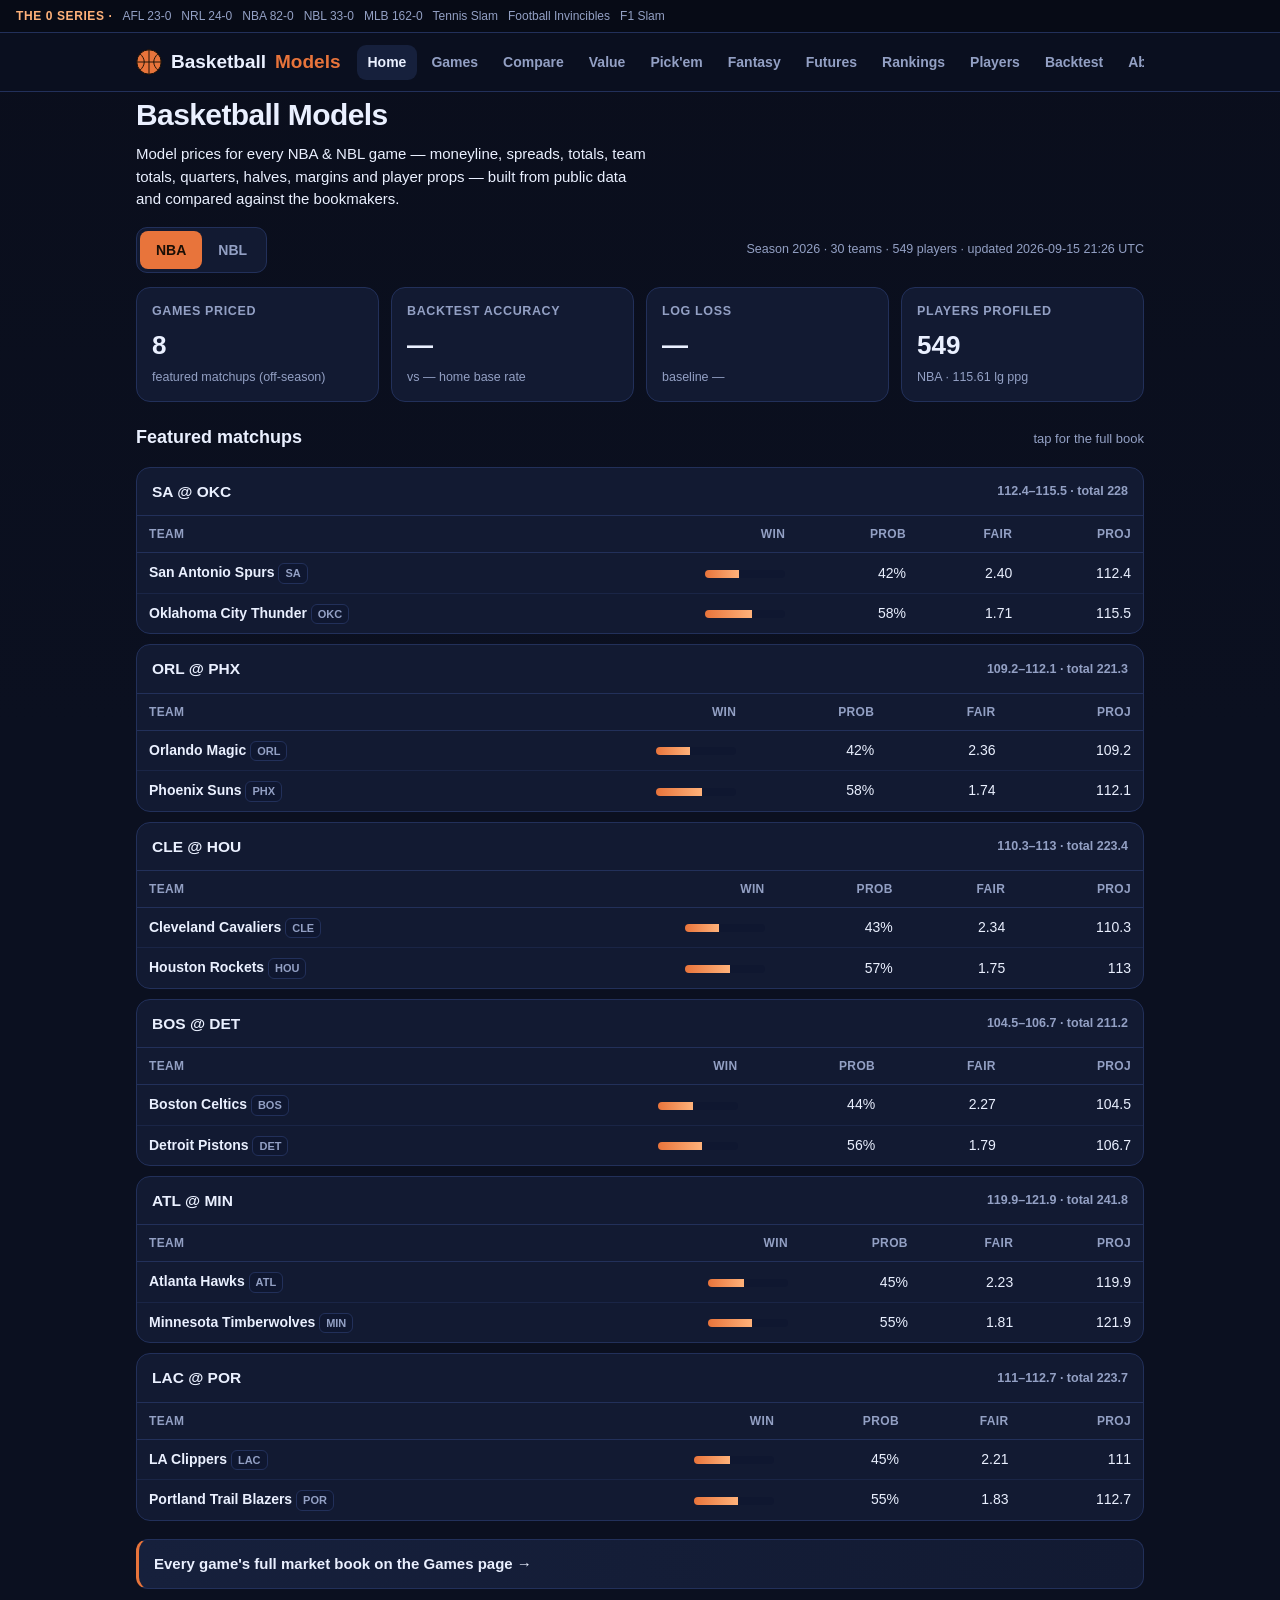
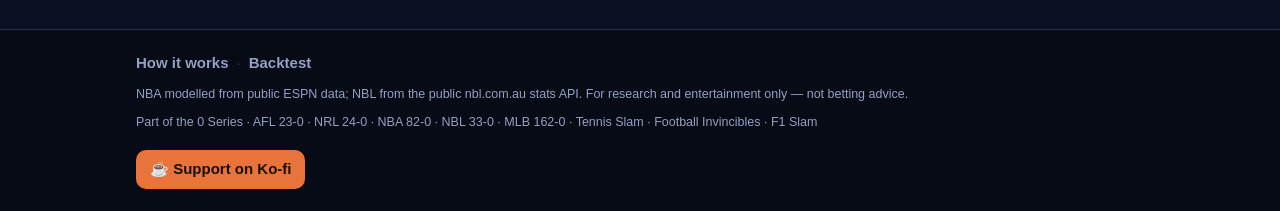
<file: docs/index.html>
<!doctype html>
<html lang="en">
<head>
<meta charset="utf-8" />
<meta name="viewport" content="width=device-width, initial-scale=1, viewport-fit=cover" />
<meta name="theme-color" content="#0b1020" />
<link rel="icon" href="assets/ball.svg" type="image/svg+xml" />
<title>Basketball Models · NBA & NBL predictions</title>
<link rel="stylesheet" href="assets/style.css" />
</head>
<body data-page="home">
<div id="app-header"></div>
<main class="wrap">
  <div class="hero"><h1>Basketball Models</h1><p>Model prices for every NBA &amp; NBL game — moneyline, spreads, totals, team totals, quarters, halves, margins and player props — built from public data and compared against the bookmakers.</p></div>
  <div id="content"><p class="loading">Loading…</p></div>
</main>
<div id="app-footer"></div>
<script type="module" src="assets/app.js"></script>
</body>
</html>
</file>
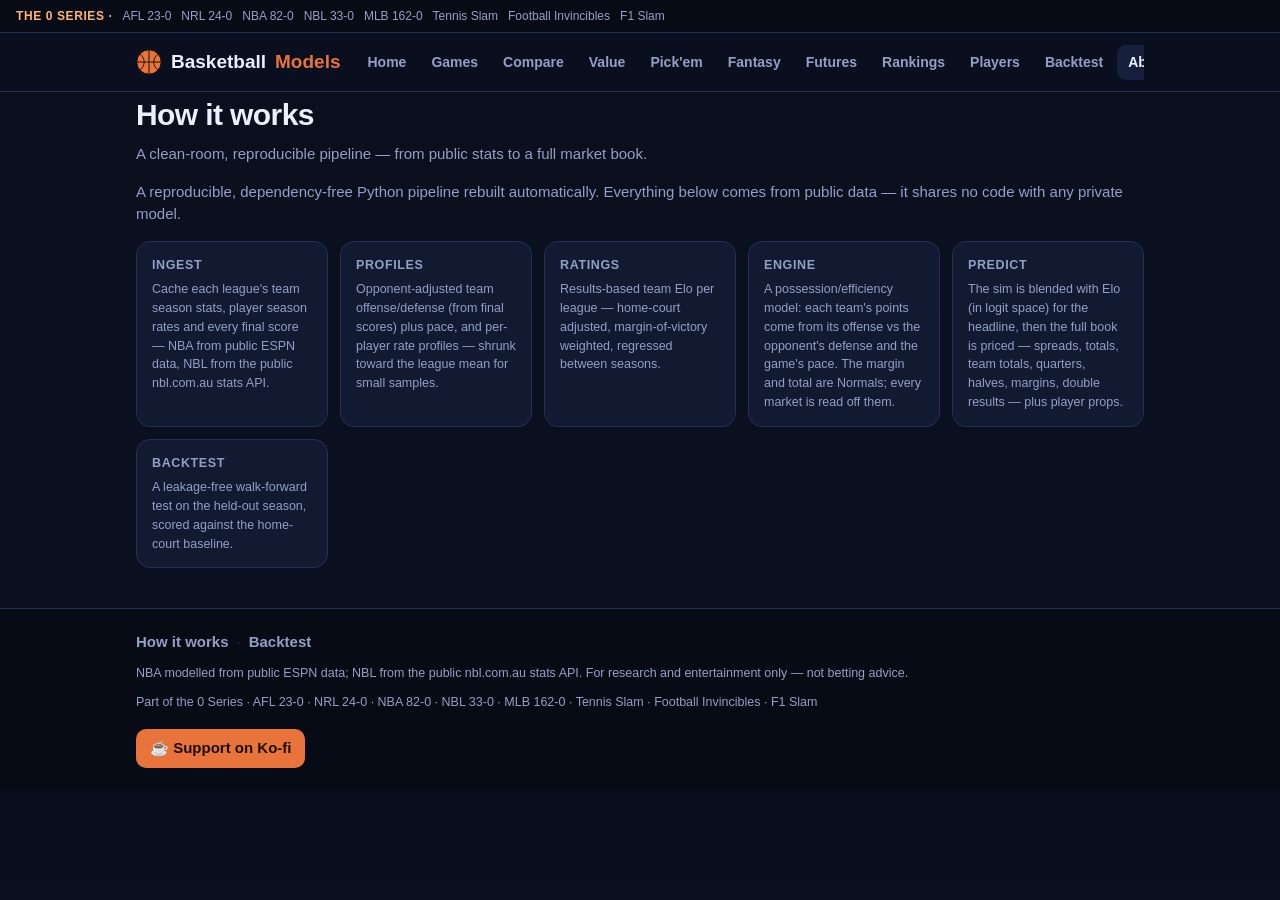
<file: docs/about.html>
<!doctype html>
<html lang="en">
<head>
<meta charset="utf-8" />
<meta name="viewport" content="width=device-width, initial-scale=1, viewport-fit=cover" />
<meta name="theme-color" content="#0b1020" />
<link rel="icon" href="assets/ball.svg" type="image/svg+xml" />
<title>About · Basketball Models</title>
<link rel="stylesheet" href="assets/style.css" />
</head>
<body data-page="about">
<div id="app-header"></div>
<main class="wrap">
  <div class="hero"><h1>How it works</h1><p class="muted">A clean-room, reproducible pipeline — from public stats to a full market book.</p></div>
  <div id="content"><p class="loading">Loading…</p></div>
</main>
<div id="app-footer"></div>
<script type="module" src="assets/app.js"></script>
</body>
</html>
</file>
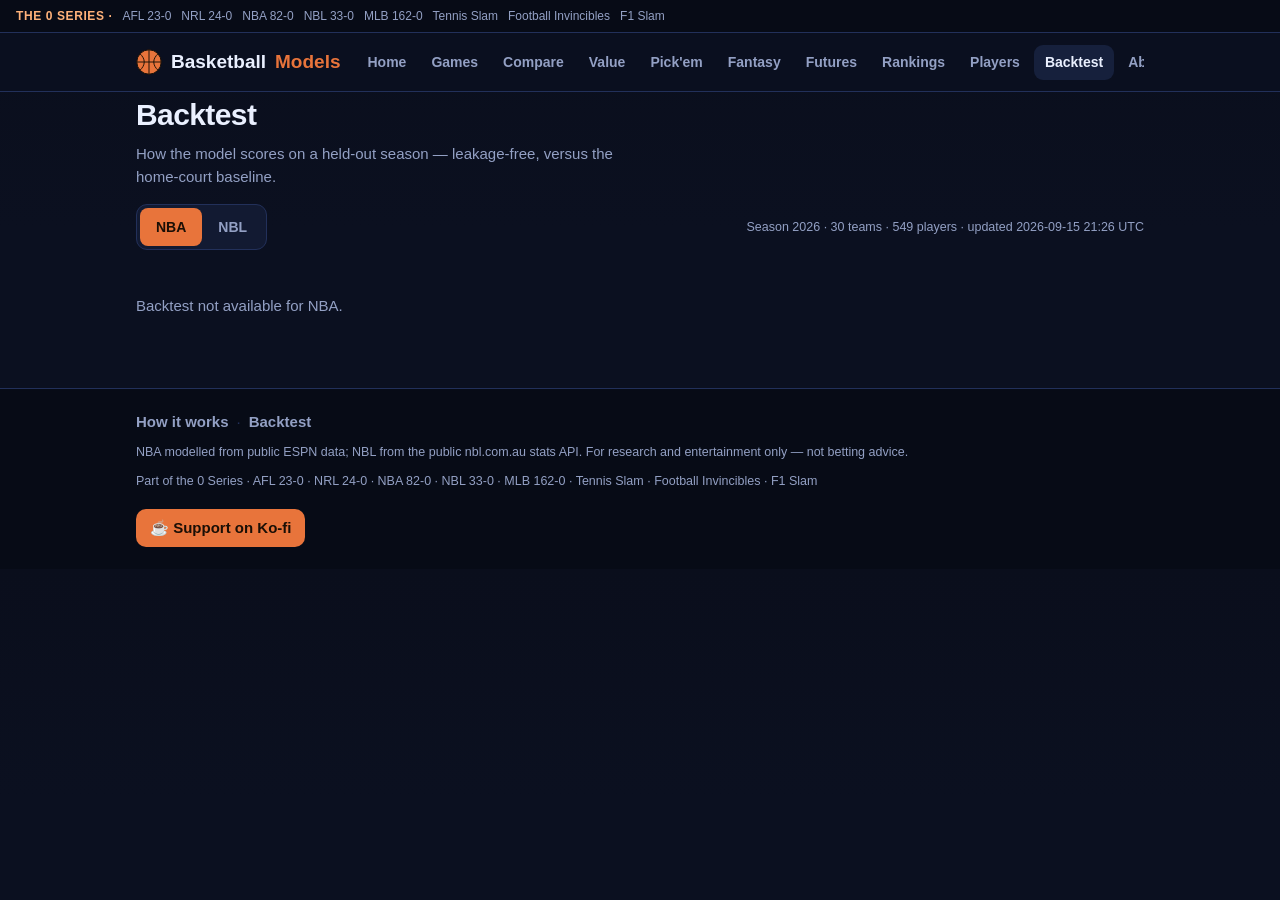
<file: docs/backtest.html>
<!doctype html>
<html lang="en">
<head>
<meta charset="utf-8" />
<meta name="viewport" content="width=device-width, initial-scale=1, viewport-fit=cover" />
<meta name="theme-color" content="#0b1020" />
<link rel="icon" href="assets/ball.svg" type="image/svg+xml" />
<title>Backtest · Basketball Models</title>
<link rel="stylesheet" href="assets/style.css" />
</head>
<body data-page="backtest">
<div id="app-header"></div>
<main class="wrap">
  <div class="hero"><h1>Backtest</h1><p class="muted">How the model scores on a held-out season — leakage-free, versus the home-court baseline.</p></div>
  <div id="content"><p class="loading">Loading…</p></div>
</main>
<div id="app-footer"></div>
<script type="module" src="assets/app.js"></script>
</body>
</html>
</file>
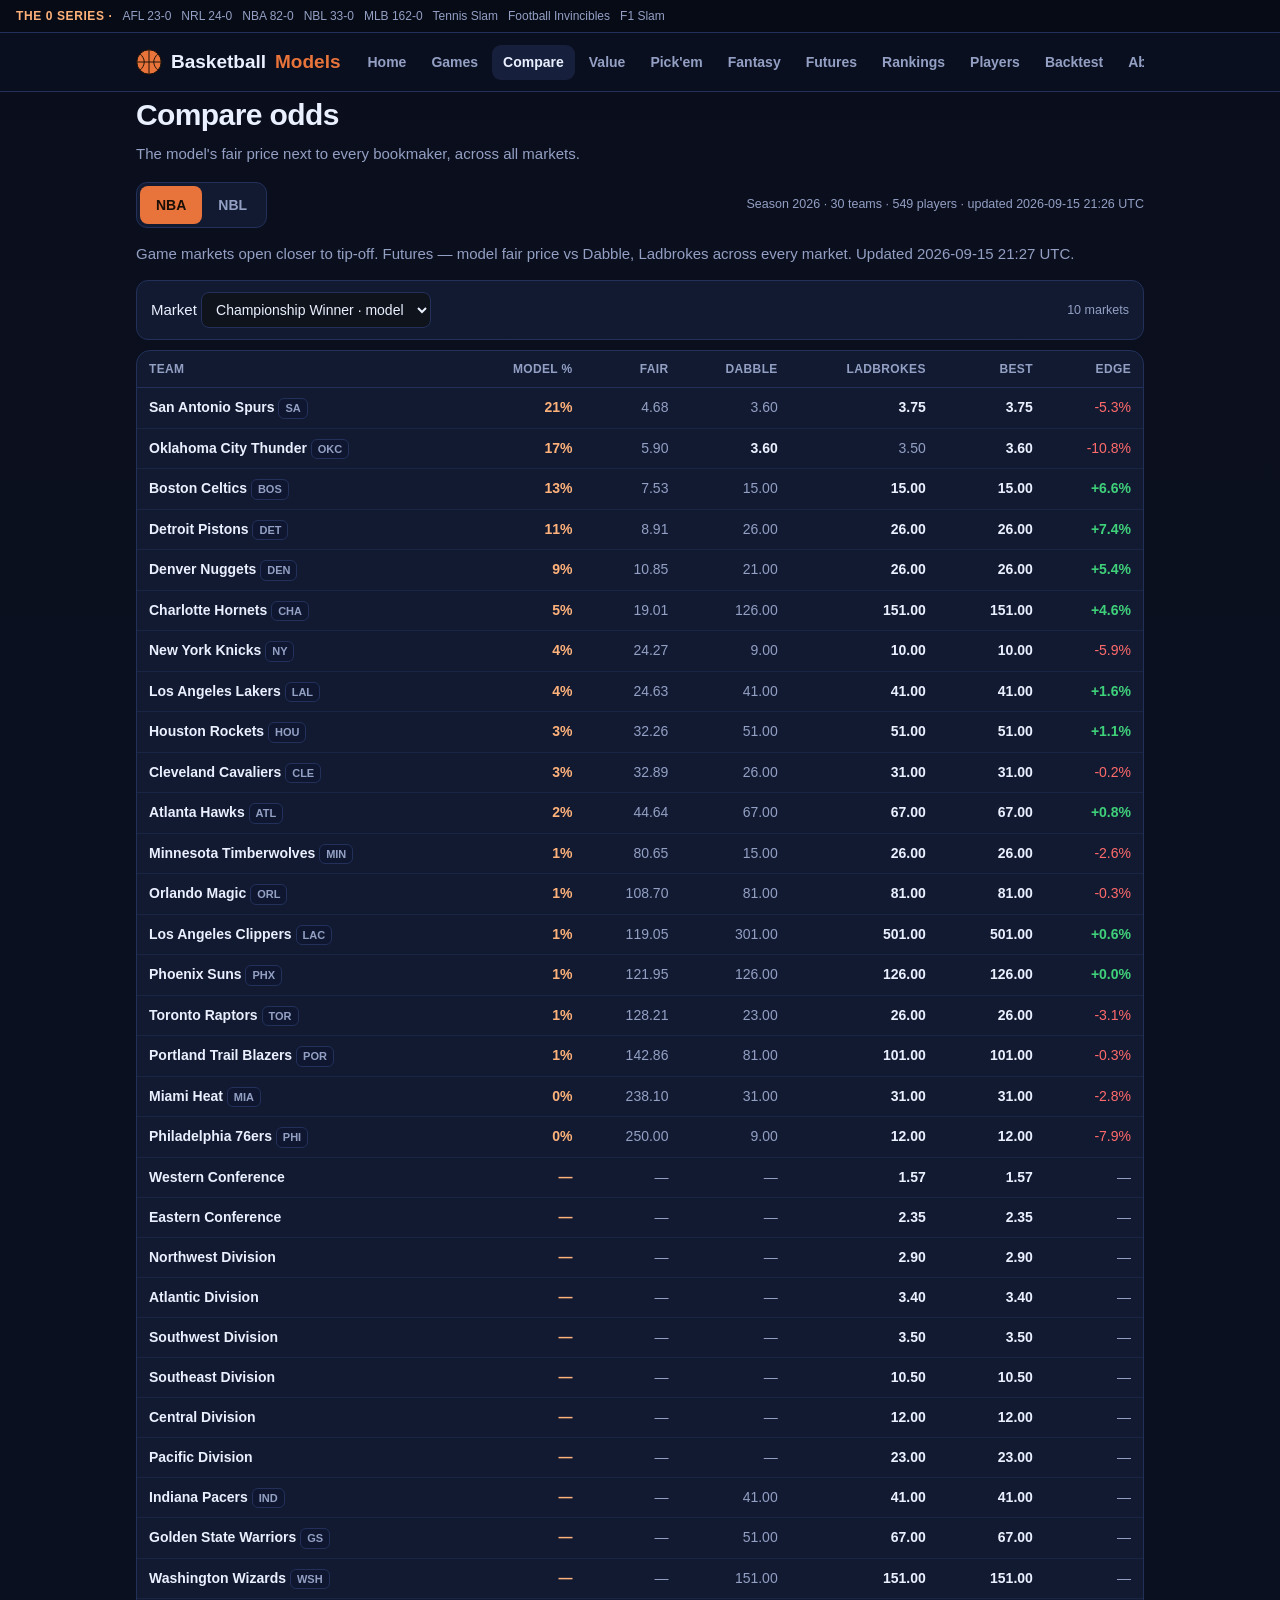
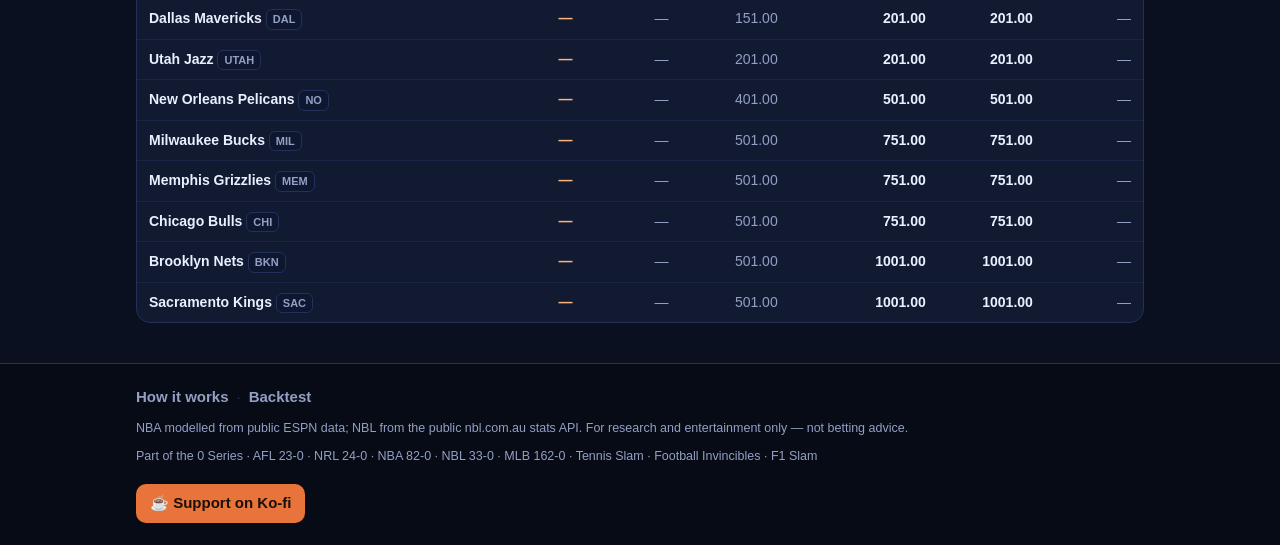
<file: docs/compare.html>
<!doctype html>
<html lang="en">
<head>
<meta charset="utf-8" />
<meta name="viewport" content="width=device-width, initial-scale=1, viewport-fit=cover" />
<meta name="theme-color" content="#0b1020" />
<link rel="icon" href="assets/ball.svg" type="image/svg+xml" />
<title>Compare Odds · Basketball Models</title>
<link rel="stylesheet" href="assets/style.css" />
</head>
<body data-page="compare">
<div id="app-header"></div>
<main class="wrap">
  <div class="hero"><h1>Compare odds</h1><p class="muted">The model's fair price next to every bookmaker, across all markets.</p></div>
  <div id="content"><p class="loading">Loading…</p></div>
</main>
<div id="app-footer"></div>
<script type="module" src="assets/app.js"></script>
</body>
</html>
</file>
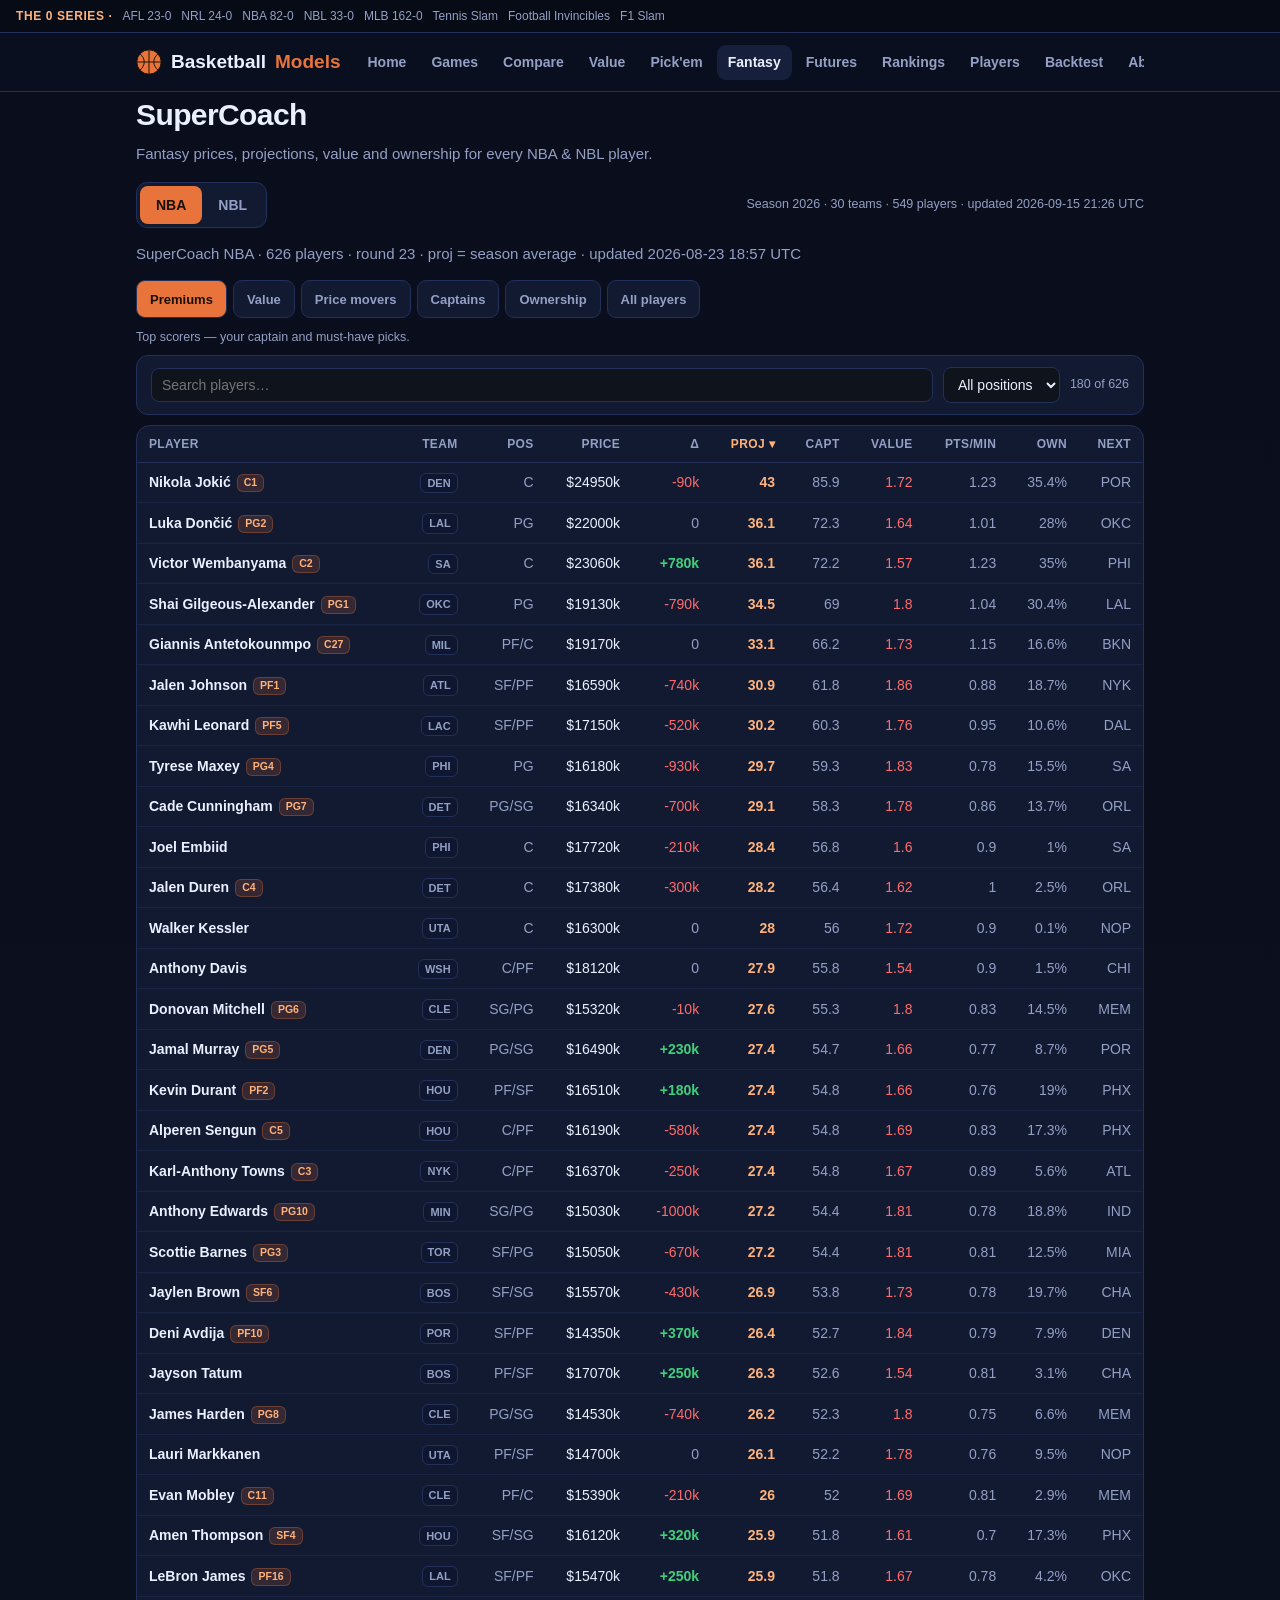
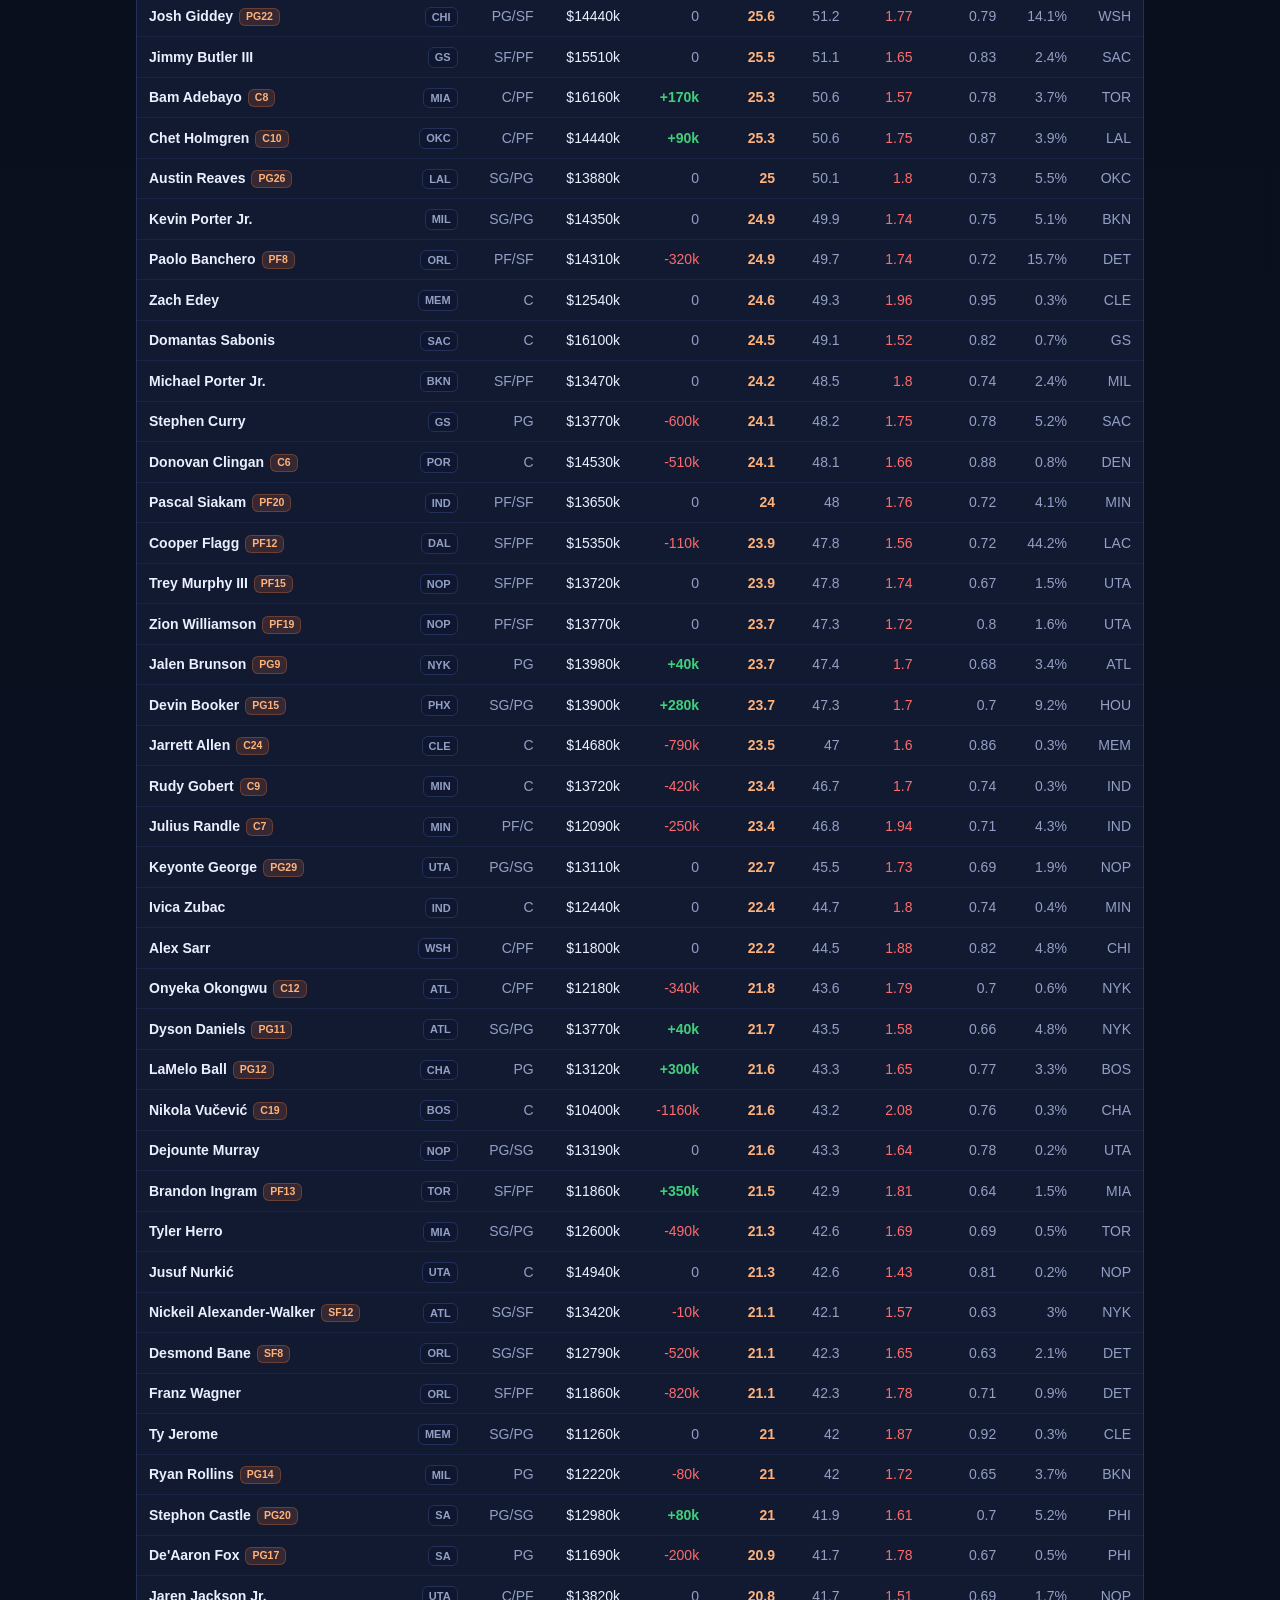
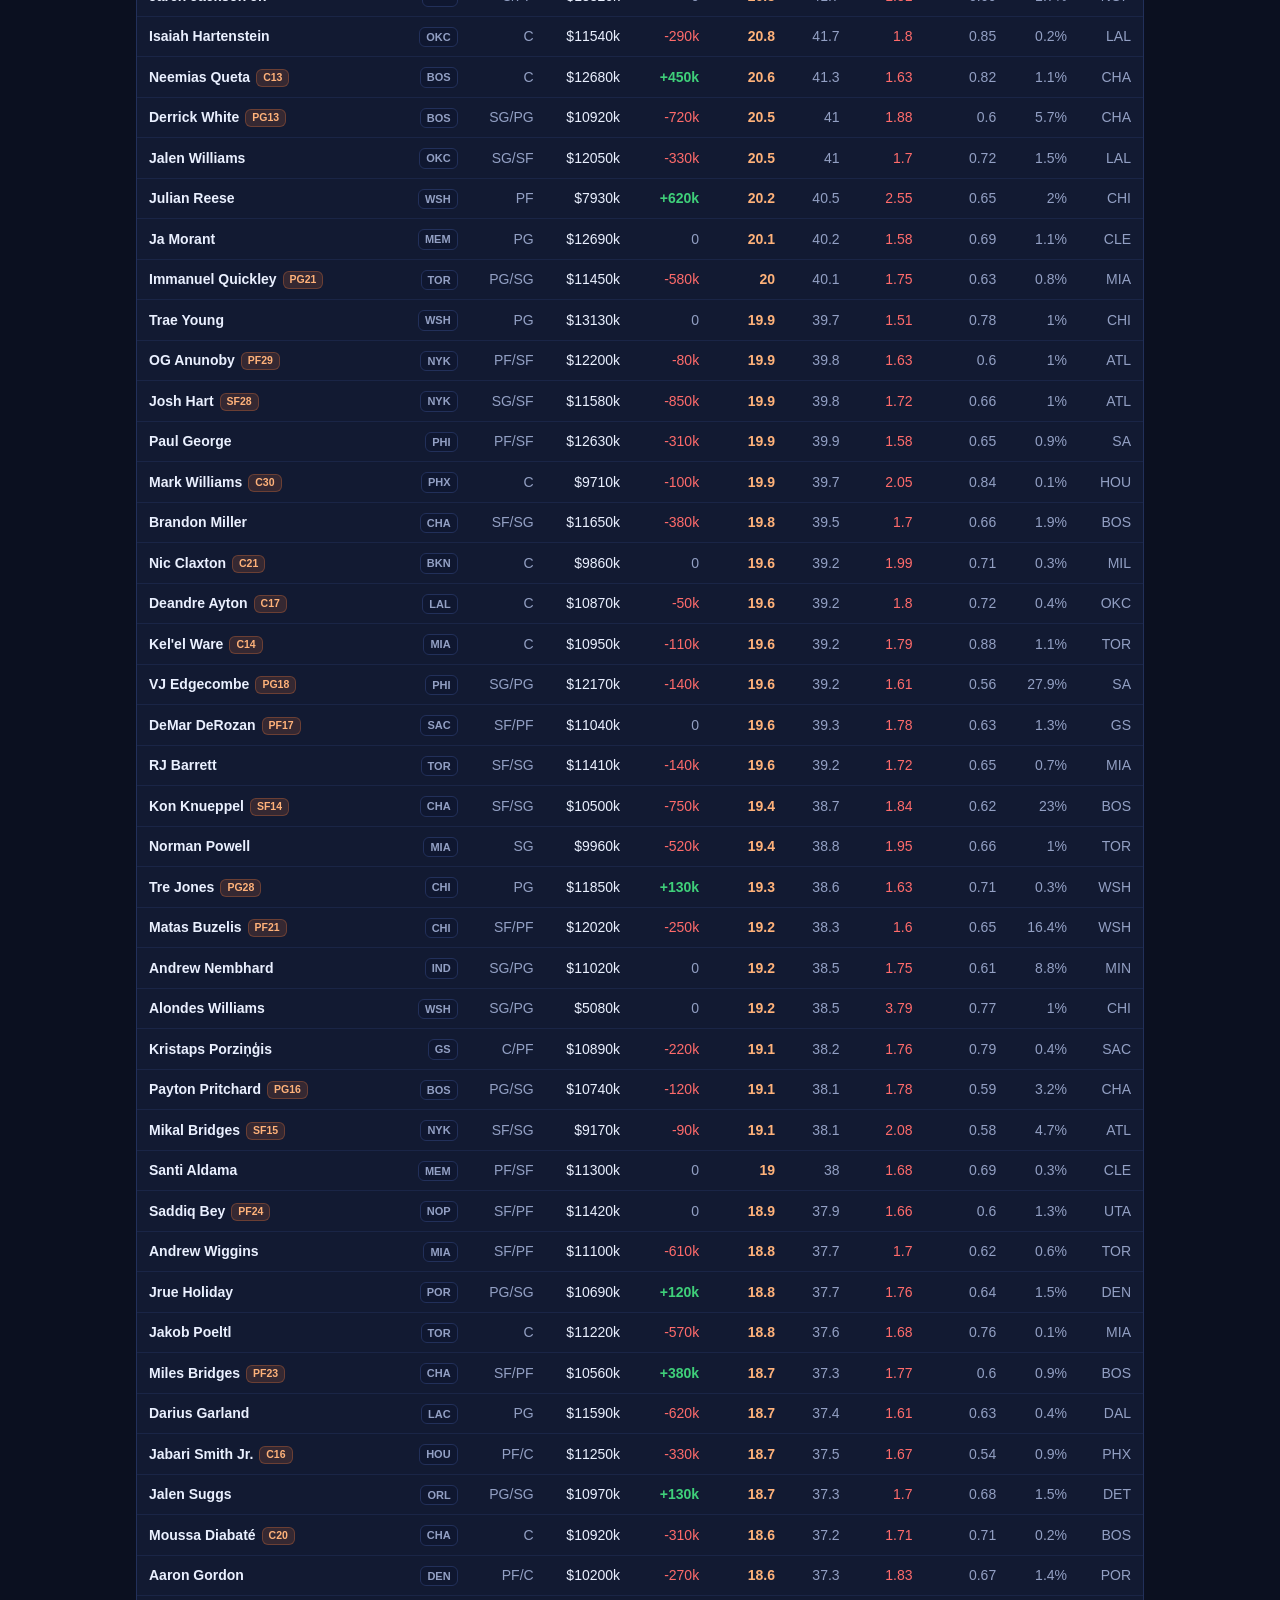
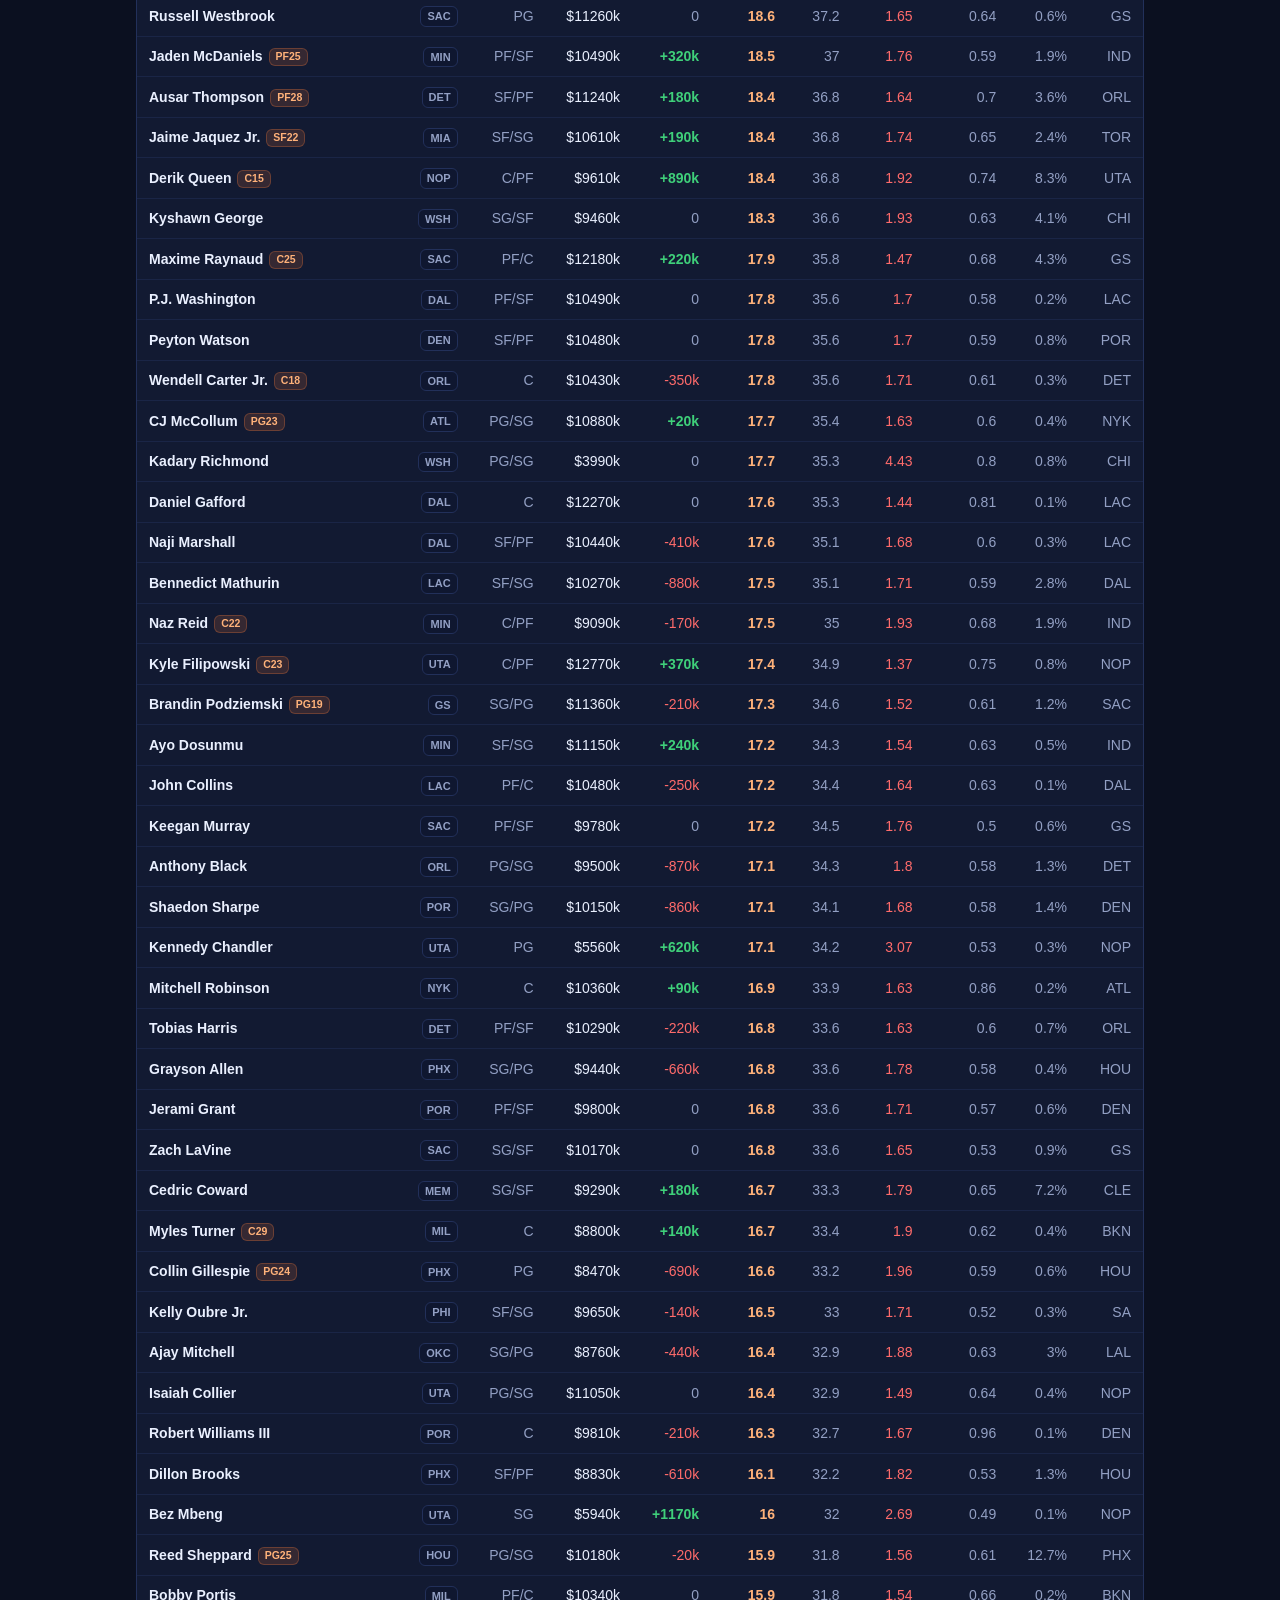
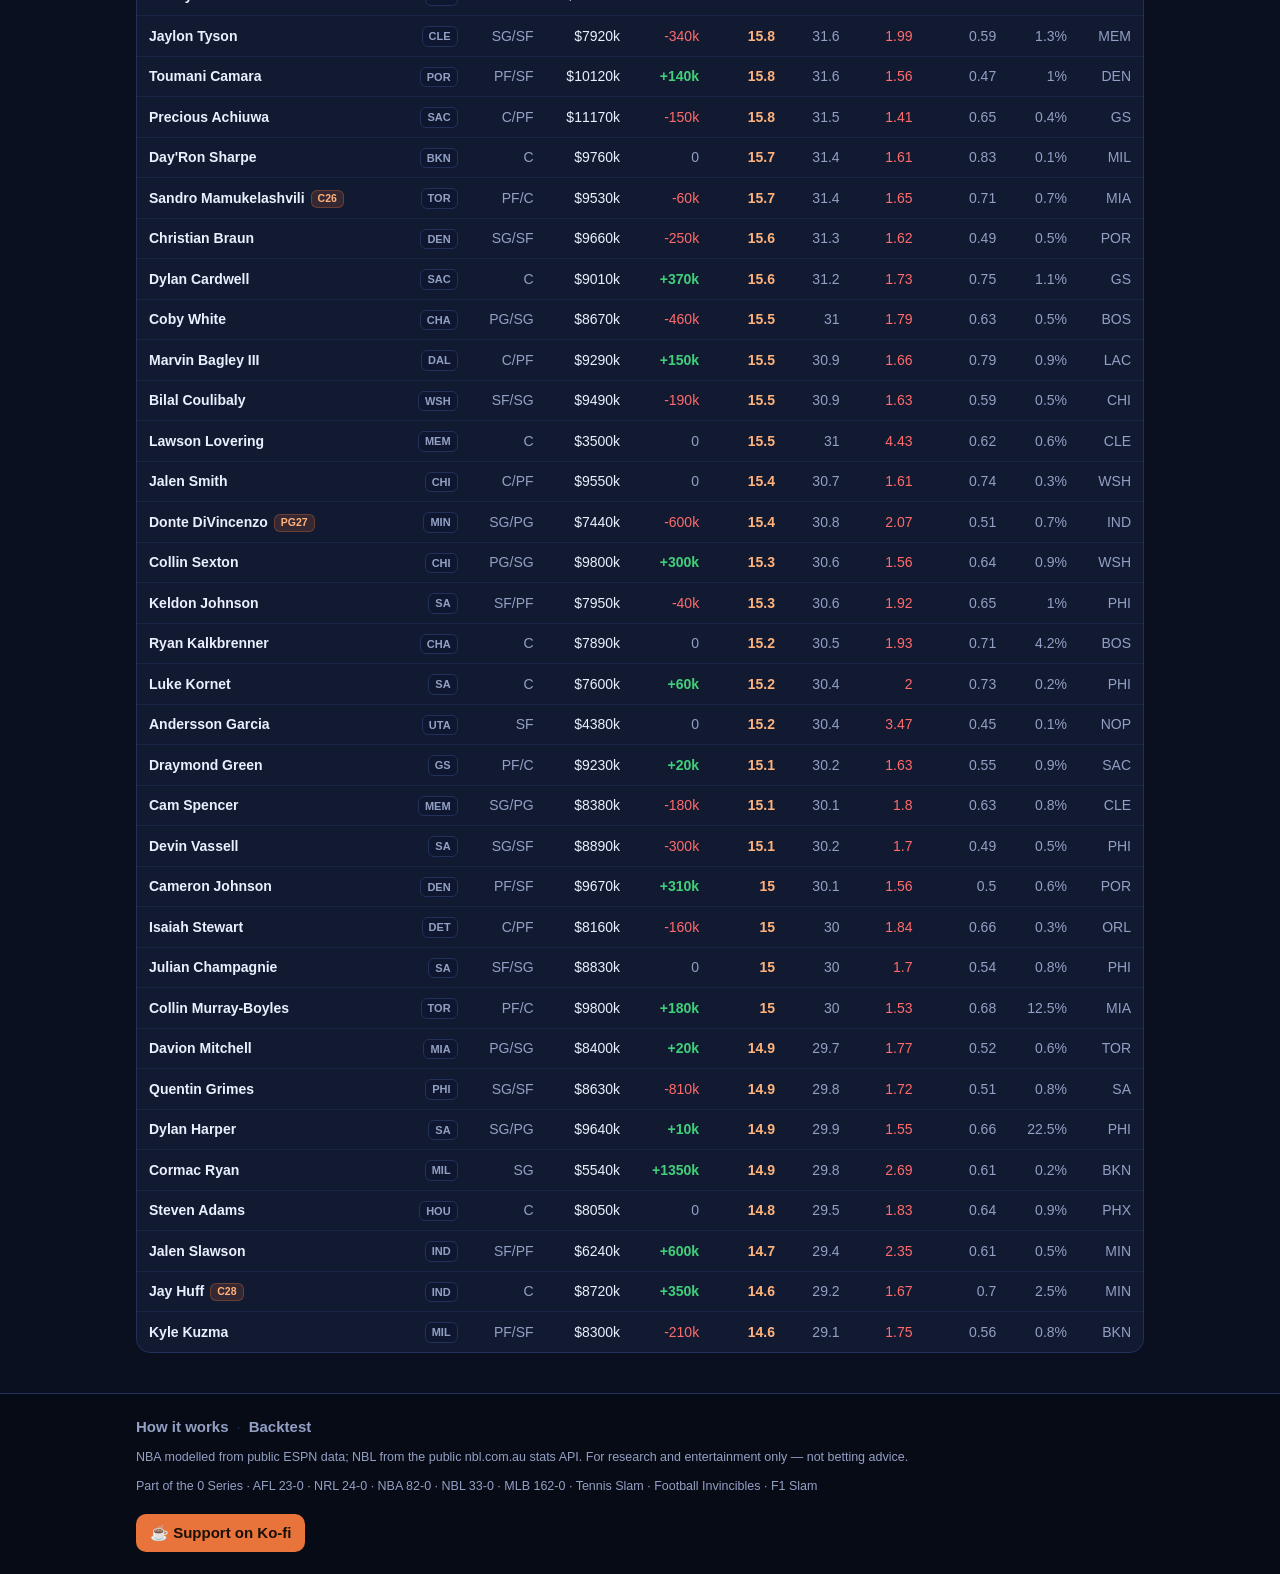
<file: docs/fantasy.html>
<!doctype html>
<html lang="en">
<head>
<meta charset="utf-8" />
<meta name="viewport" content="width=device-width, initial-scale=1, viewport-fit=cover" />
<meta name="theme-color" content="#0b1020" />
<link rel="icon" href="assets/ball.svg" type="image/svg+xml" />
<title>Fantasy · Basketball Models</title>
<link rel="stylesheet" href="assets/style.css" />
</head>
<body data-page="fantasy">
<div id="app-header"></div>
<main class="wrap">
  <div class="hero"><h1>SuperCoach</h1><p class="muted">Fantasy prices, projections, value and ownership for every NBA &amp; NBL player.</p></div>
  <div id="content"><p class="loading">Loading…</p></div>
</main>
<div id="app-footer"></div>
<script type="module" src="assets/app.js"></script>
</body>
</html>
</file>
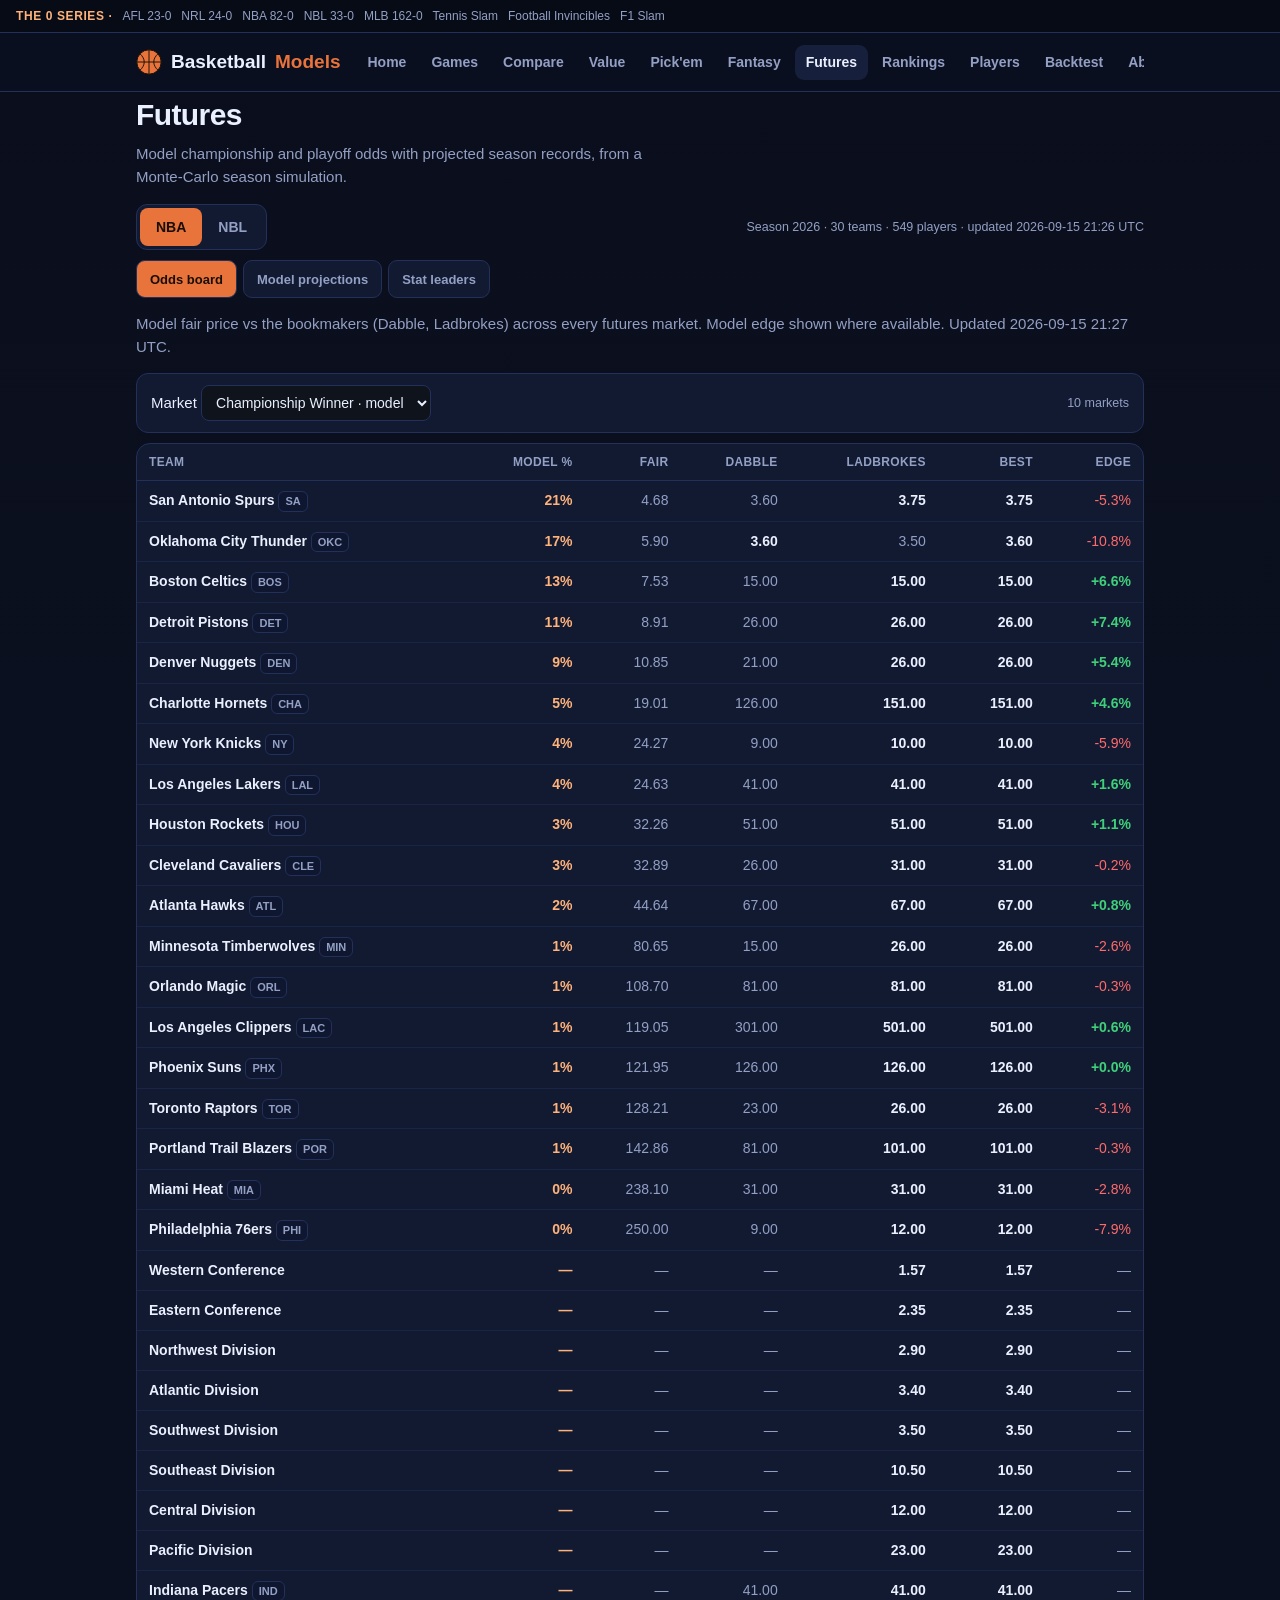
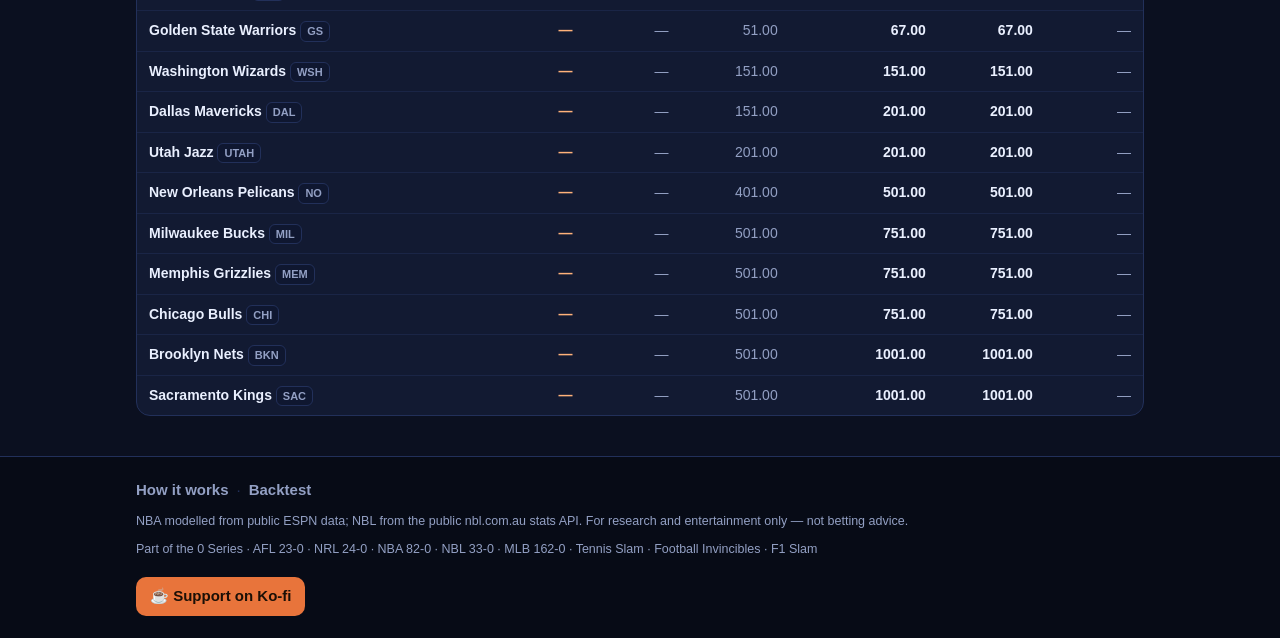
<file: docs/futures.html>
<!doctype html>
<html lang="en">
<head>
<meta charset="utf-8" />
<meta name="viewport" content="width=device-width, initial-scale=1, viewport-fit=cover" />
<meta name="theme-color" content="#0b1020" />
<link rel="icon" href="assets/ball.svg" type="image/svg+xml" />
<title>Futures · Basketball Models</title>
<link rel="stylesheet" href="assets/style.css" />
</head>
<body data-page="futures">
<div id="app-header"></div>
<main class="wrap">
  <div class="hero"><h1>Futures</h1><p class="muted">Model championship and playoff odds with projected season records, from a Monte-Carlo season simulation.</p></div>
  <div id="content"><p class="loading">Loading…</p></div>
</main>
<div id="app-footer"></div>
<script type="module" src="assets/app.js"></script>
</body>
</html>
</file>
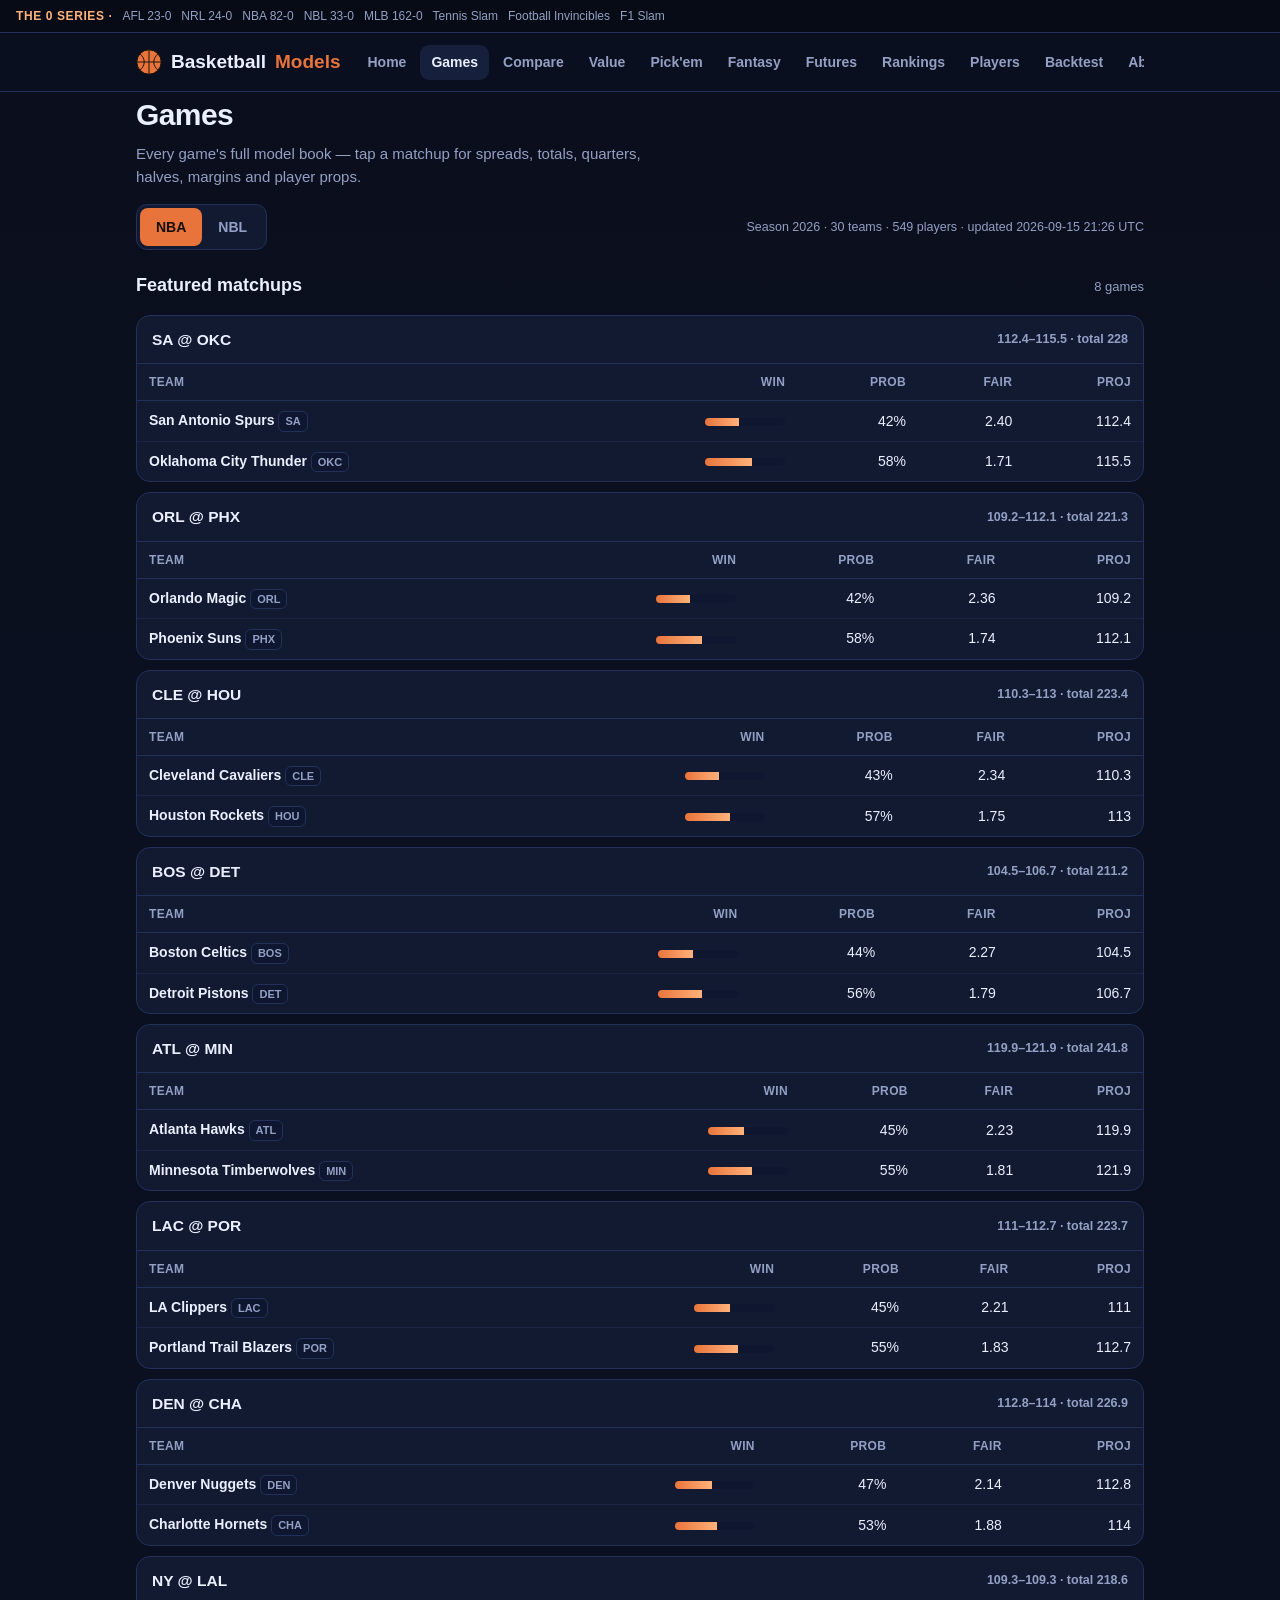
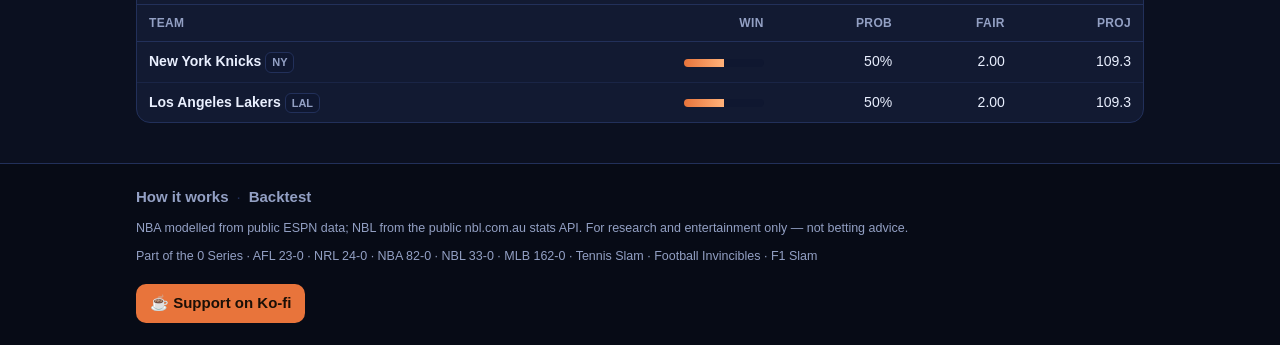
<file: docs/games.html>
<!doctype html>
<html lang="en">
<head>
<meta charset="utf-8" />
<meta name="viewport" content="width=device-width, initial-scale=1, viewport-fit=cover" />
<meta name="theme-color" content="#0b1020" />
<link rel="icon" href="assets/ball.svg" type="image/svg+xml" />
<title>Games · Basketball Models</title>
<link rel="stylesheet" href="assets/style.css" />
</head>
<body data-page="games">
<div id="app-header"></div>
<main class="wrap">
  <div class="hero"><h1>Games</h1><p class="muted">Every game's full model book — tap a matchup for spreads, totals, quarters, halves, margins and player props.</p></div>
  <div id="content"><p class="loading">Loading…</p></div>
</main>
<div id="app-footer"></div>
<script type="module" src="assets/app.js"></script>
</body>
</html>
</file>
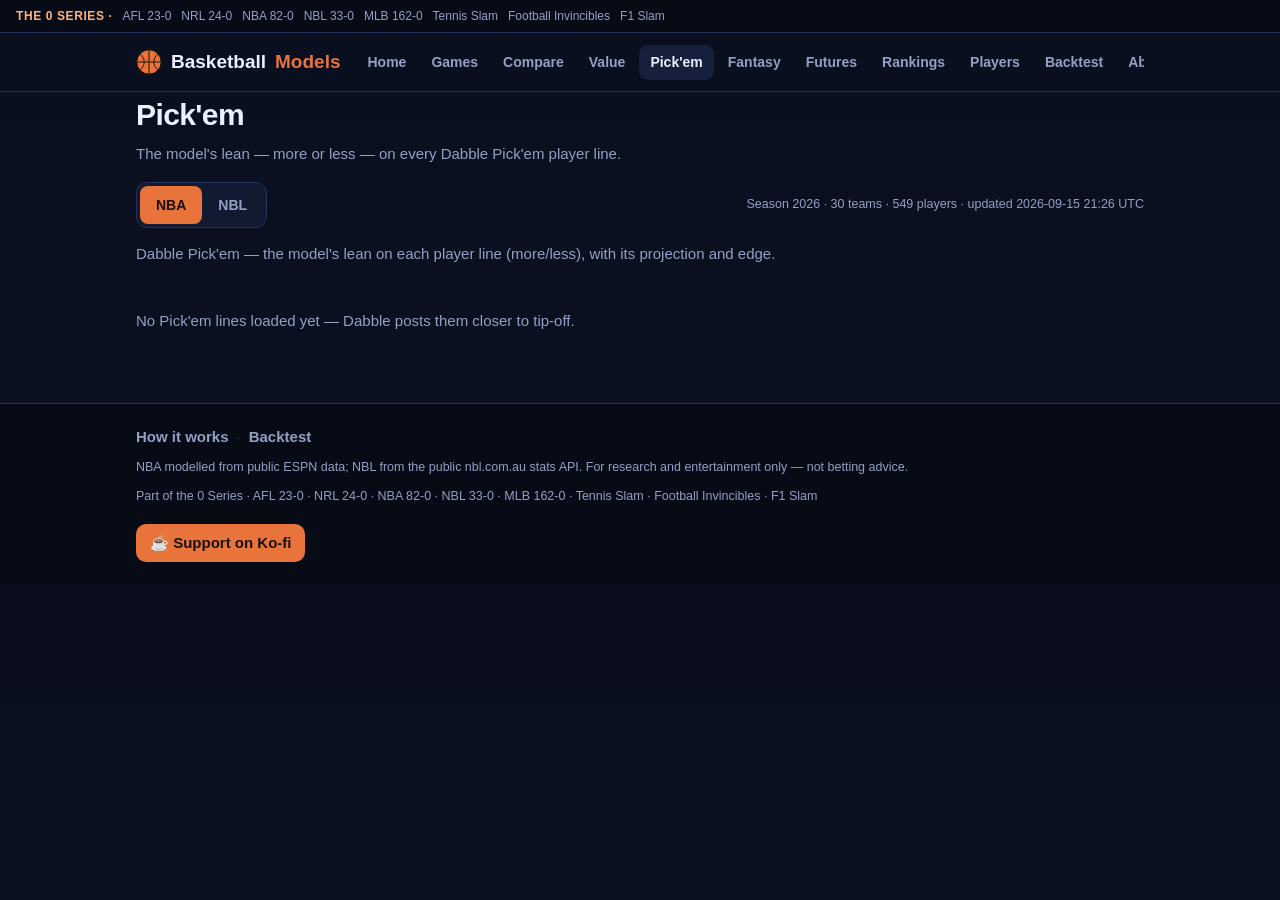
<file: docs/pickem.html>
<!doctype html>
<html lang="en">
<head>
<meta charset="utf-8" />
<meta name="viewport" content="width=device-width, initial-scale=1, viewport-fit=cover" />
<meta name="theme-color" content="#0b1020" />
<link rel="icon" href="assets/ball.svg" type="image/svg+xml" />
<title>Pick'em · Basketball Models</title>
<link rel="stylesheet" href="assets/style.css" />
</head>
<body data-page="pickem">
<div id="app-header"></div>
<main class="wrap">
  <div class="hero"><h1>Pick'em</h1><p class="muted">The model's lean — more or less — on every Dabble Pick'em player line.</p></div>
  <div id="content"><p class="loading">Loading…</p></div>
</main>
<div id="app-footer"></div>
<script type="module" src="assets/app.js"></script>
</body>
</html>
</file>
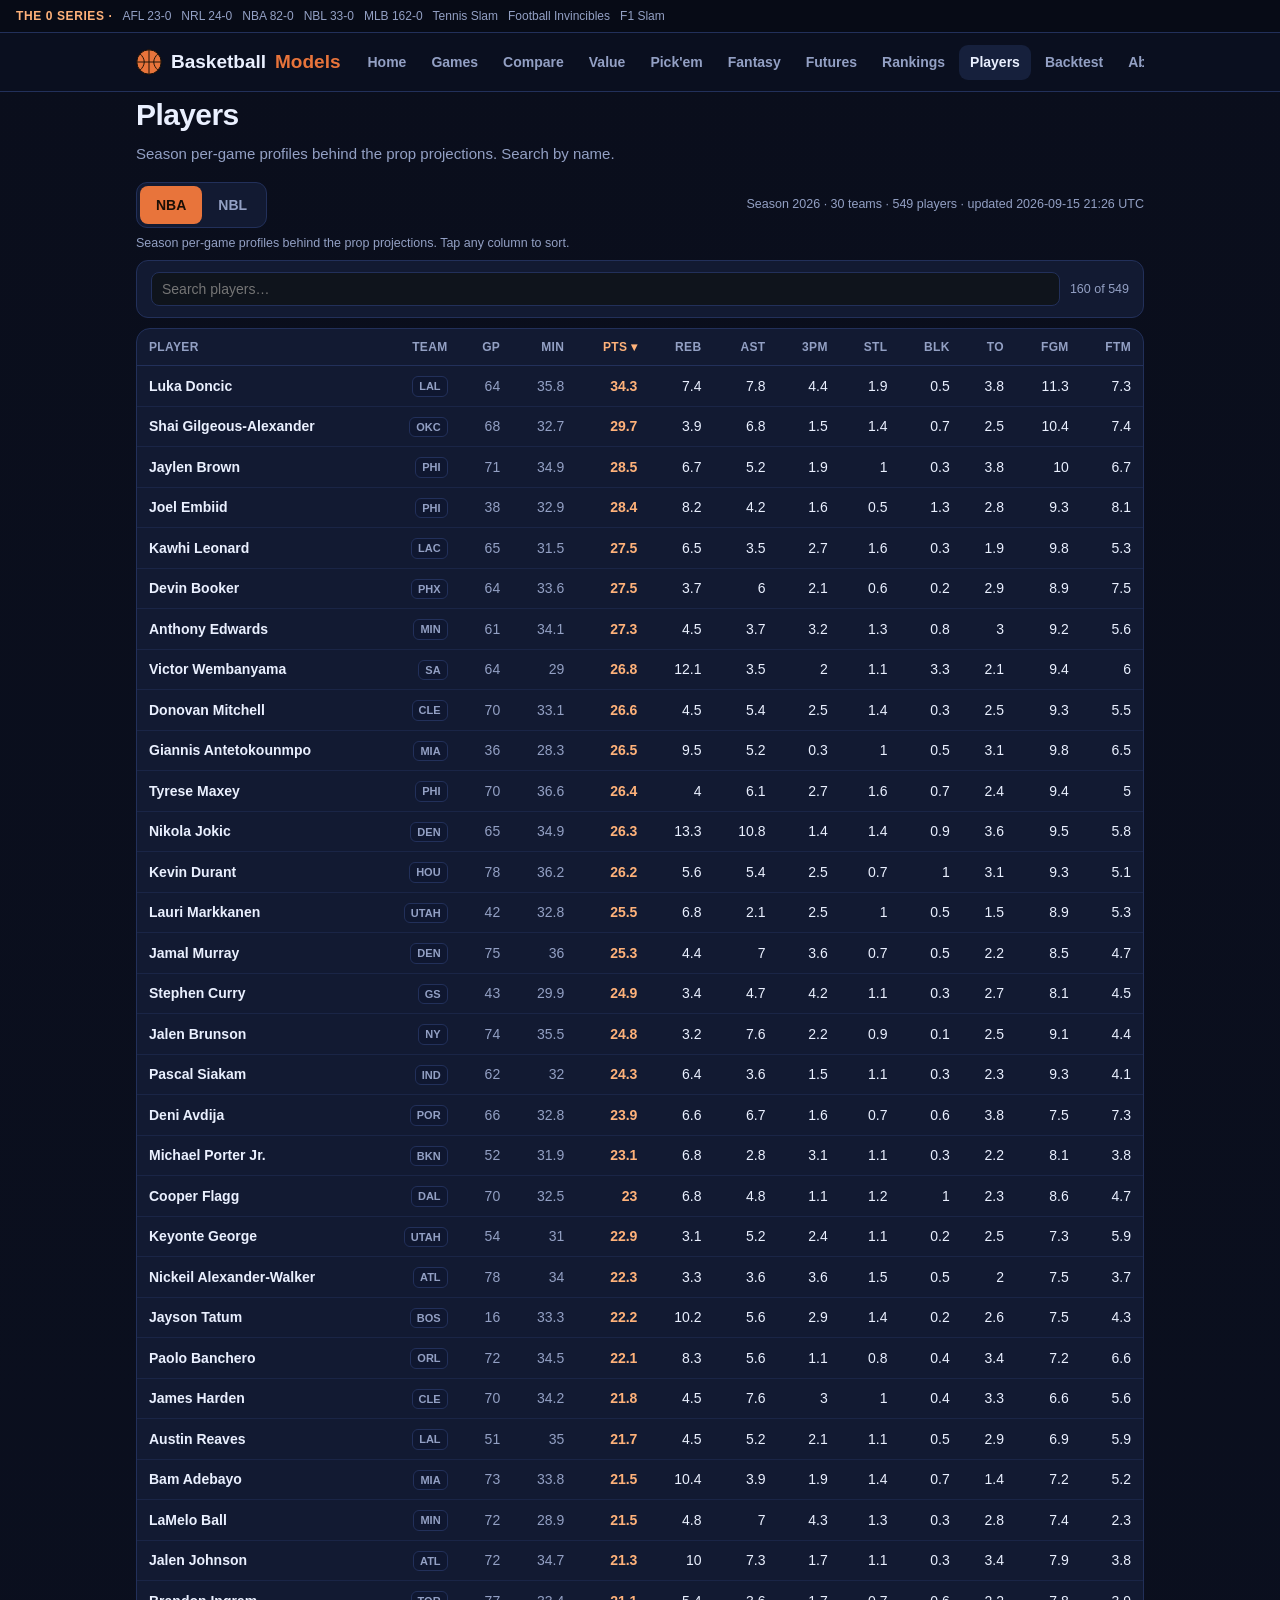
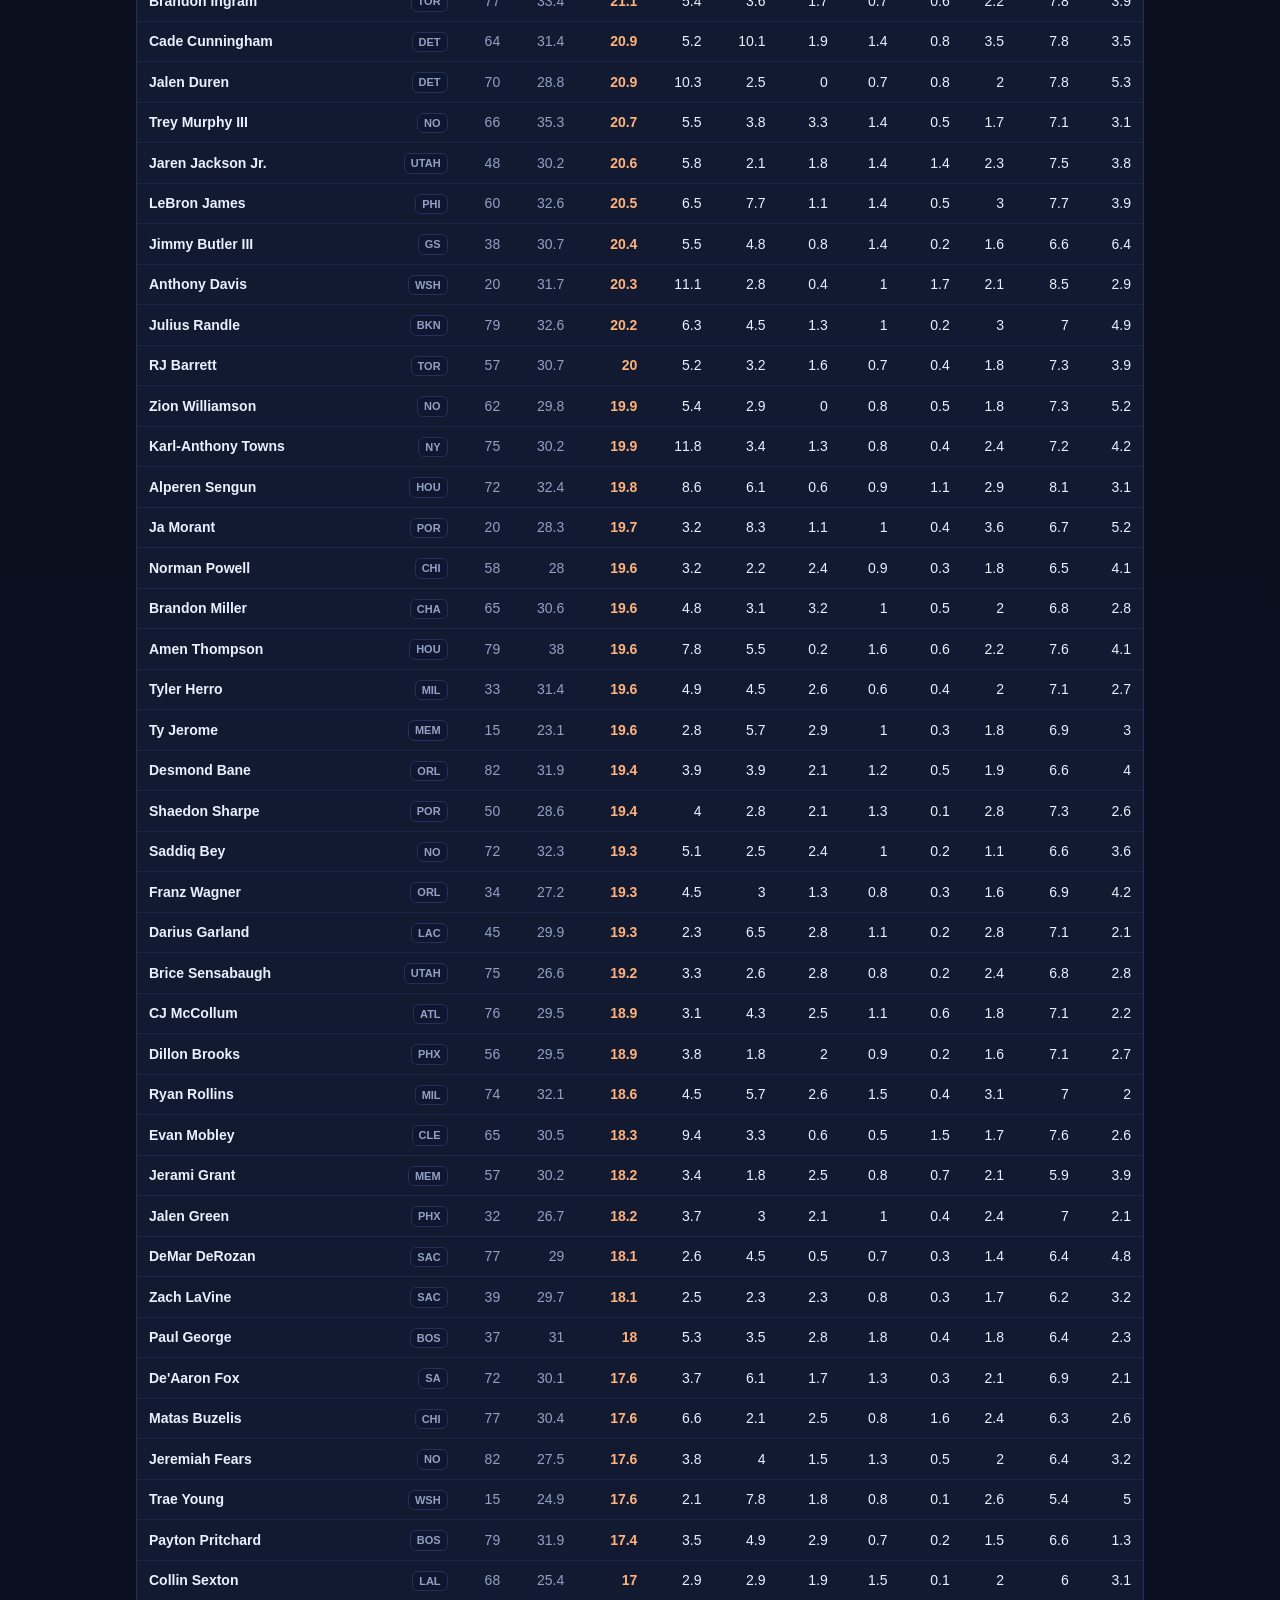
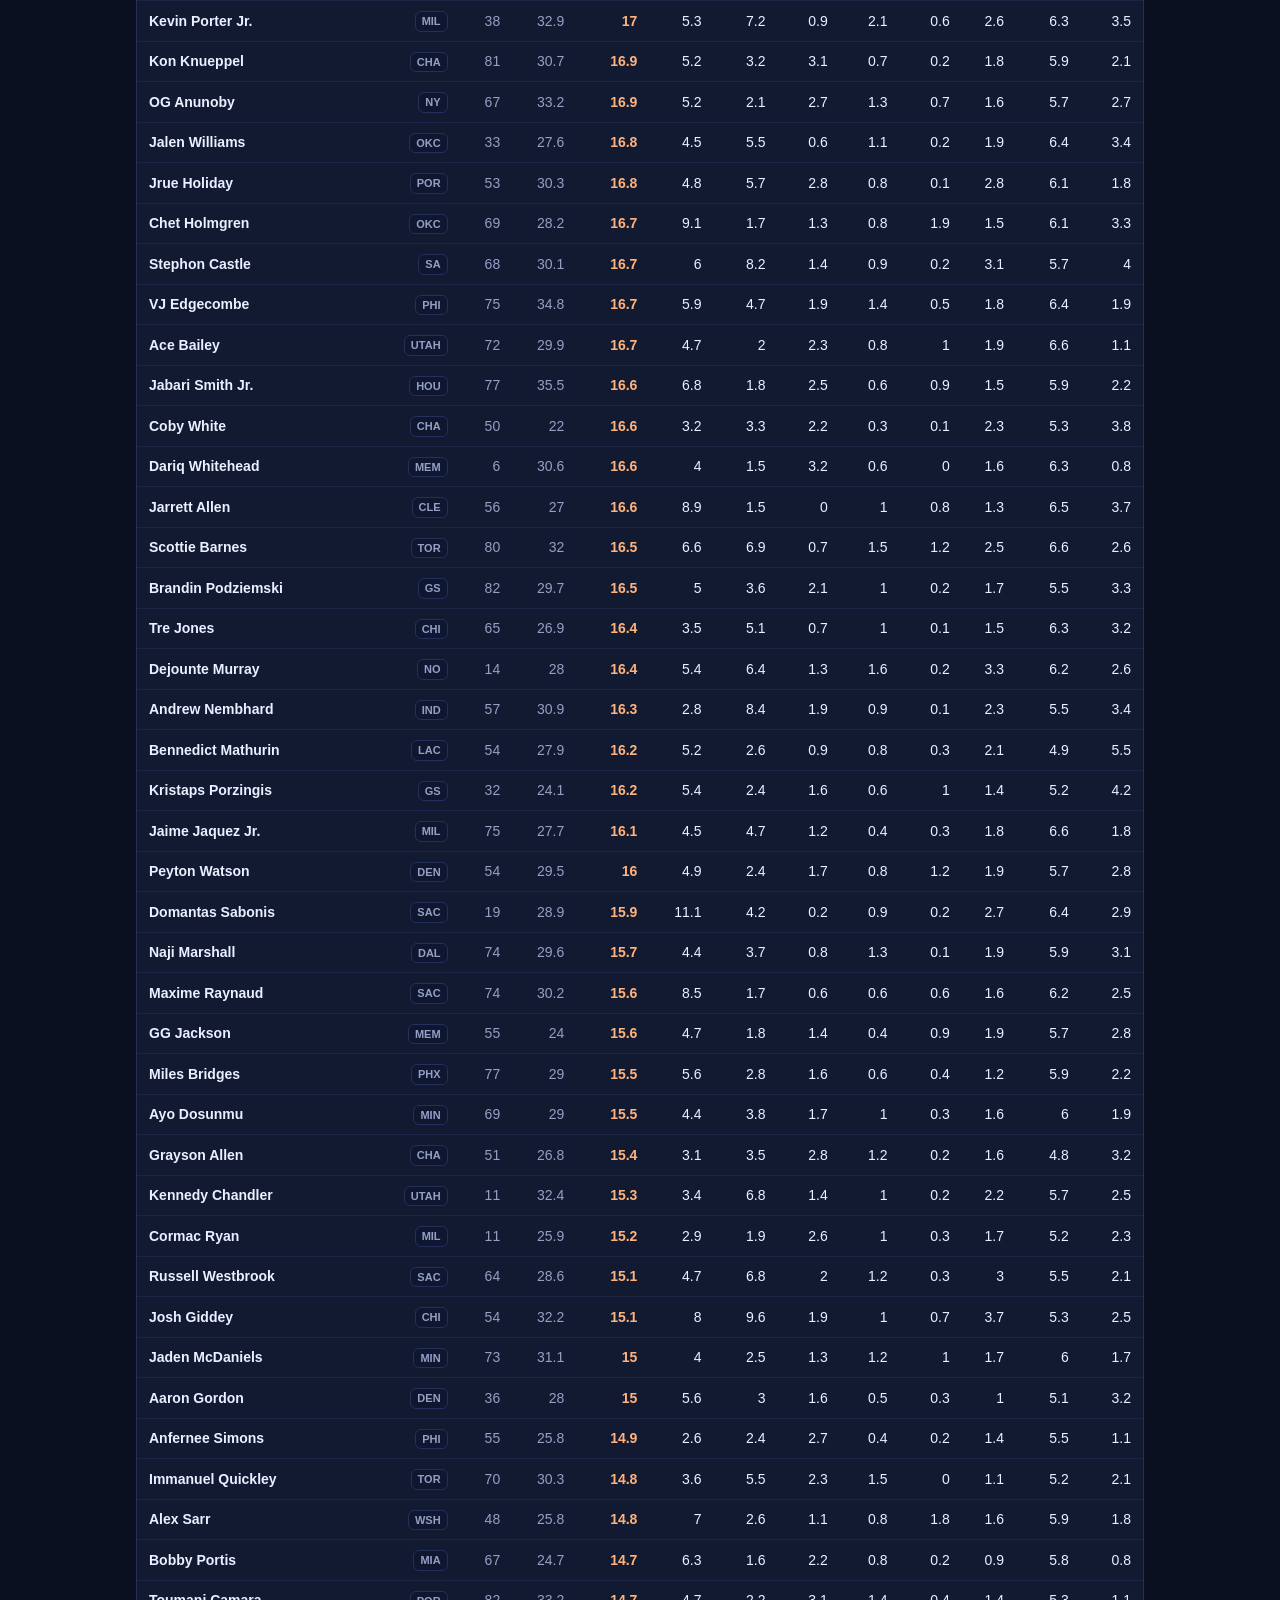
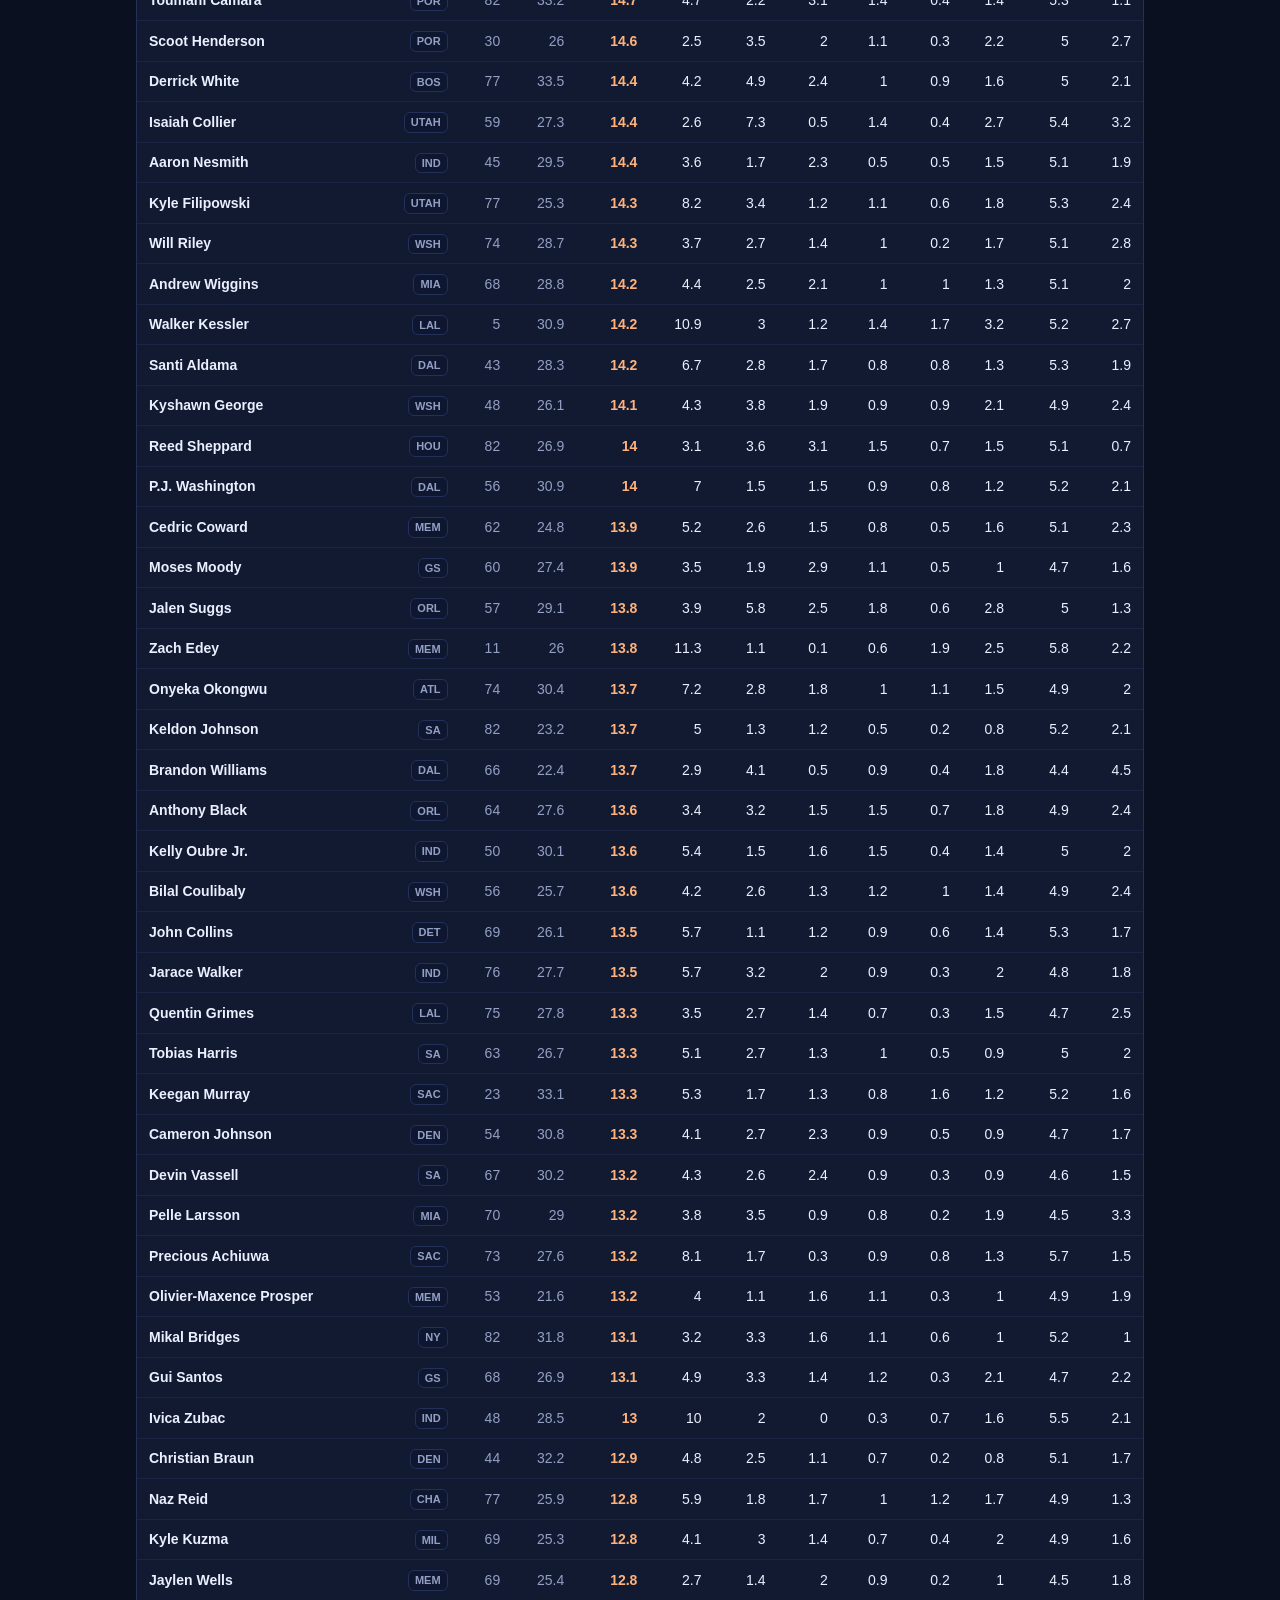
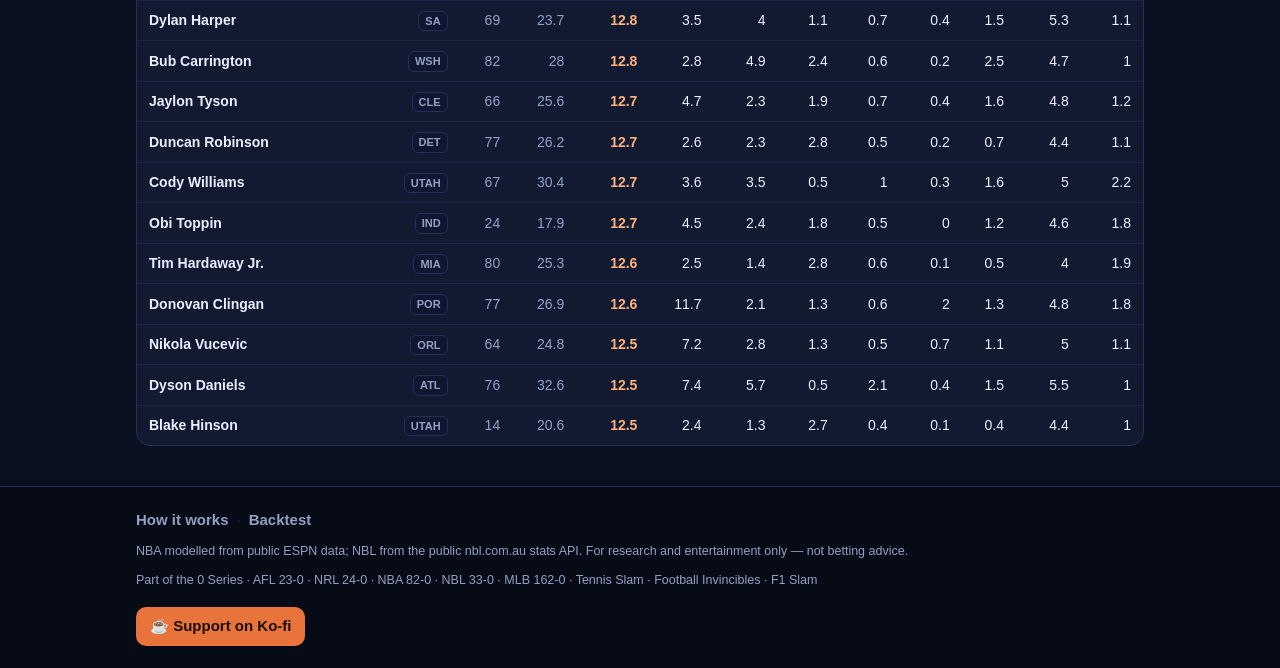
<file: docs/players.html>
<!doctype html>
<html lang="en">
<head>
<meta charset="utf-8" />
<meta name="viewport" content="width=device-width, initial-scale=1, viewport-fit=cover" />
<meta name="theme-color" content="#0b1020" />
<link rel="icon" href="assets/ball.svg" type="image/svg+xml" />
<title>Players · Basketball Models</title>
<link rel="stylesheet" href="assets/style.css" />
</head>
<body data-page="players">
<div id="app-header"></div>
<main class="wrap">
  <div class="hero"><h1>Players</h1><p class="muted">Season per-game profiles behind the prop projections. Search by name.</p></div>
  <div id="content"><p class="loading">Loading…</p></div>
</main>
<div id="app-footer"></div>
<script type="module" src="assets/app.js"></script>
</body>
</html>
</file>
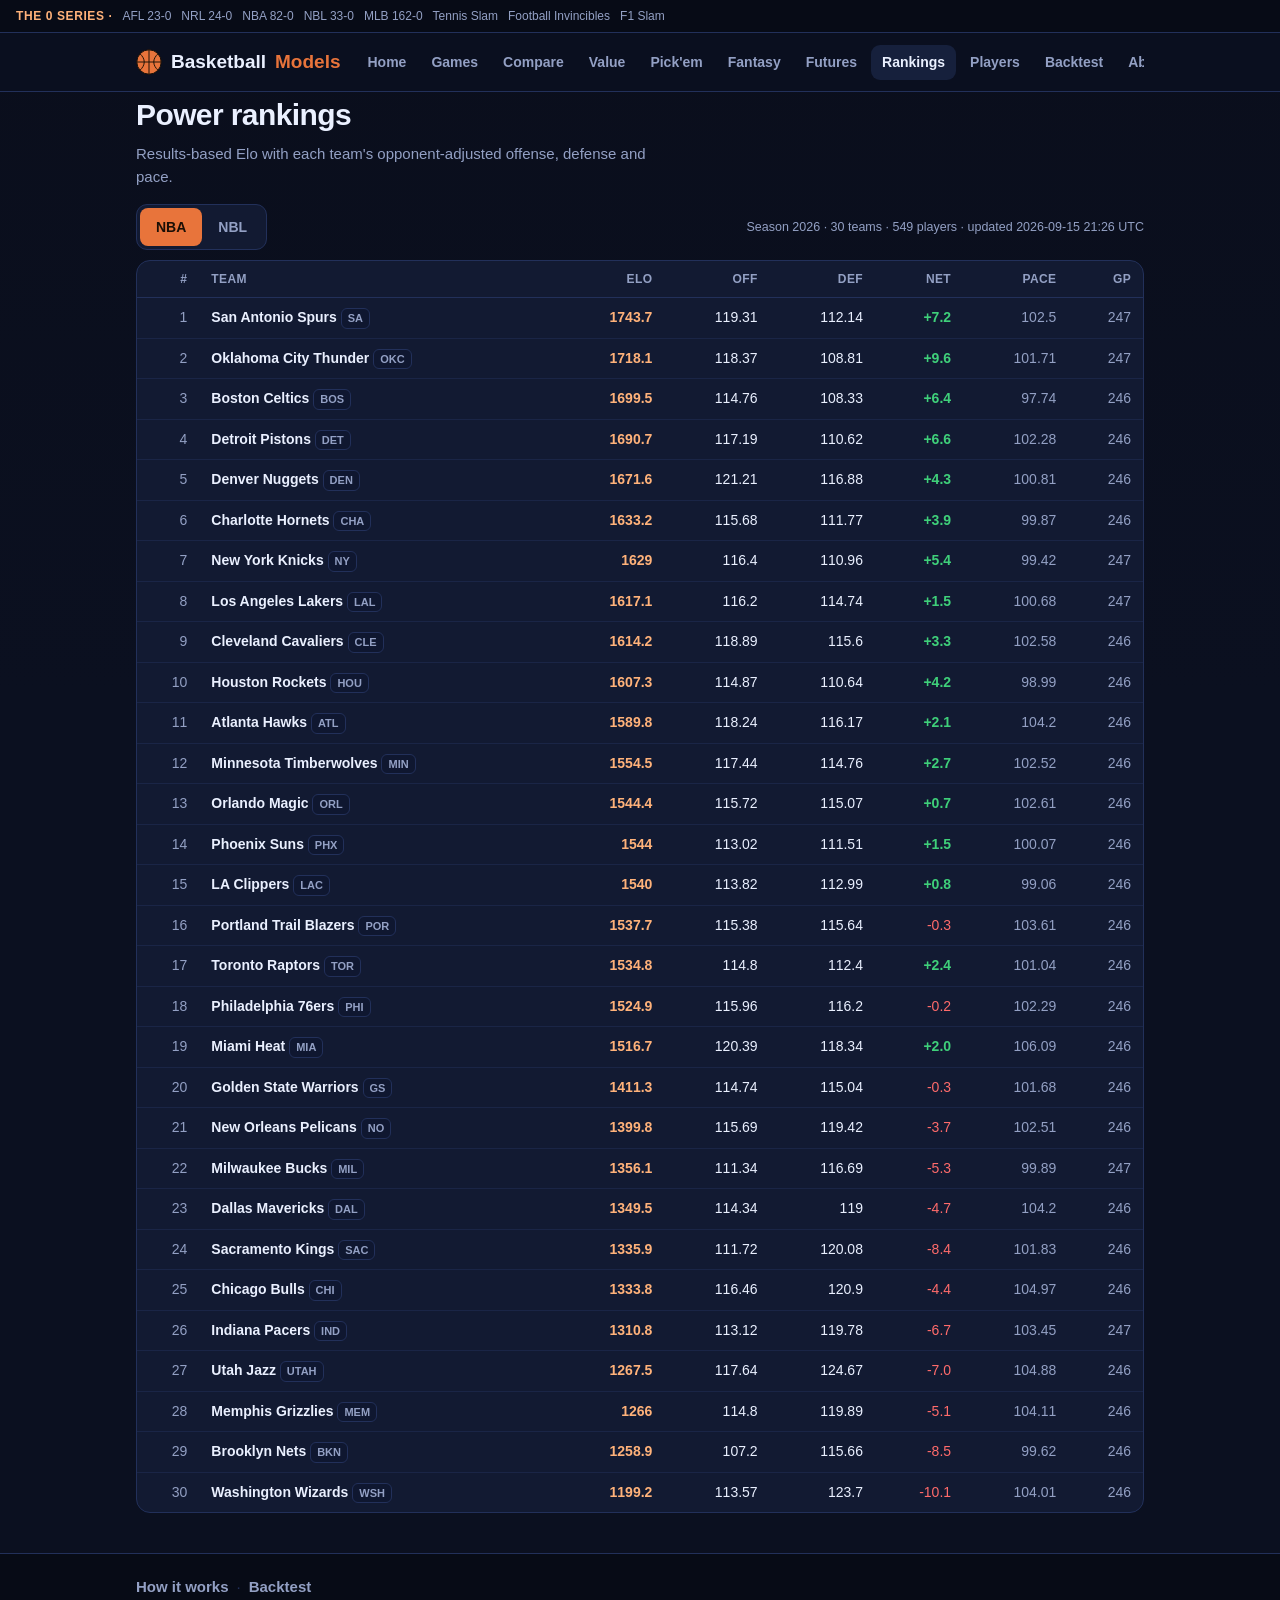
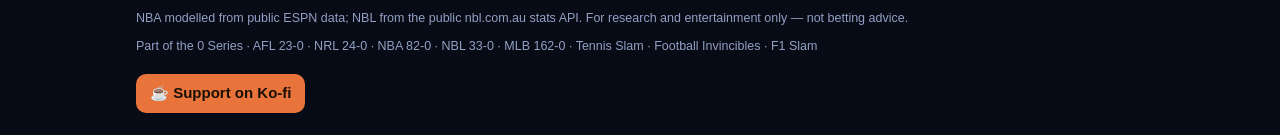
<file: docs/rankings.html>
<!doctype html>
<html lang="en">
<head>
<meta charset="utf-8" />
<meta name="viewport" content="width=device-width, initial-scale=1, viewport-fit=cover" />
<meta name="theme-color" content="#0b1020" />
<link rel="icon" href="assets/ball.svg" type="image/svg+xml" />
<title>Rankings · Basketball Models</title>
<link rel="stylesheet" href="assets/style.css" />
</head>
<body data-page="rankings">
<div id="app-header"></div>
<main class="wrap">
  <div class="hero"><h1>Power rankings</h1><p class="muted">Results-based Elo with each team's opponent-adjusted offense, defense and pace.</p></div>
  <div id="content"><p class="loading">Loading…</p></div>
</main>
<div id="app-footer"></div>
<script type="module" src="assets/app.js"></script>
</body>
</html>
</file>
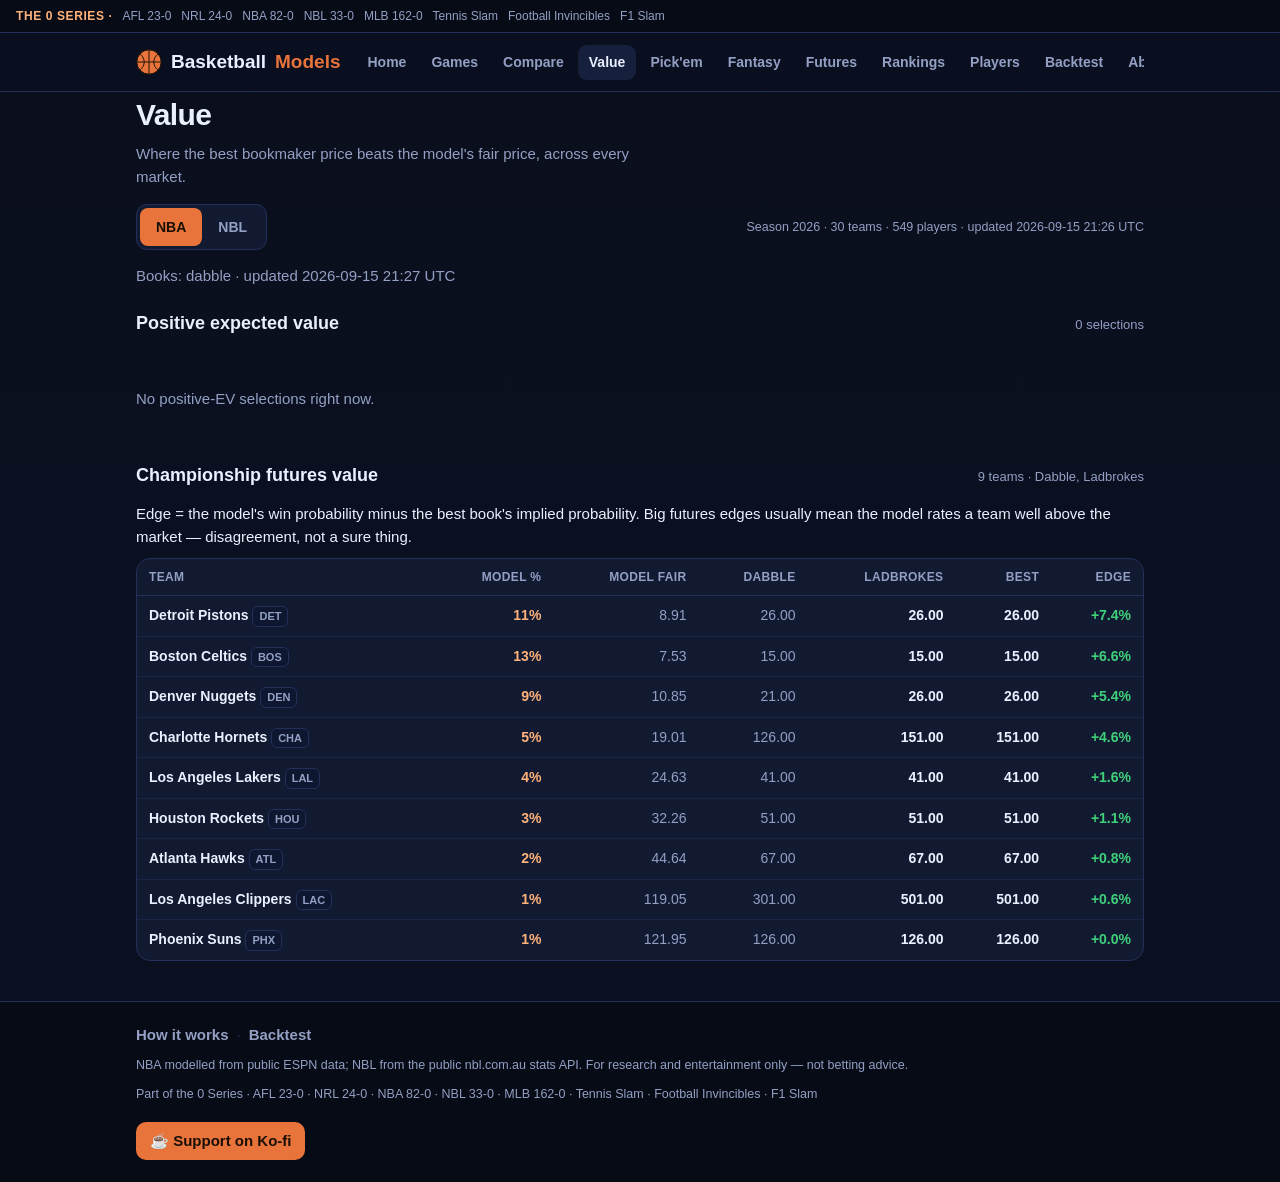
<file: docs/value.html>
<!doctype html>
<html lang="en">
<head>
<meta charset="utf-8" />
<meta name="viewport" content="width=device-width, initial-scale=1, viewport-fit=cover" />
<meta name="theme-color" content="#0b1020" />
<link rel="icon" href="assets/ball.svg" type="image/svg+xml" />
<title>Value · Basketball Models</title>
<link rel="stylesheet" href="assets/style.css" />
</head>
<body data-page="value">
<div id="app-header"></div>
<main class="wrap">
  <div class="hero"><h1>Value</h1><p class="muted">Where the best bookmaker price beats the model's fair price, across every market.</p></div>
  <div id="content"><p class="loading">Loading…</p></div>
</main>
<div id="app-footer"></div>
<script type="module" src="assets/app.js"></script>
</body>
</html>
</file>
<file: docs/assets/style.css>
/* Basketball-Modelling — shared styles. Dark court theme, hardwood-orange accent. */
:root{
  --bg:#0b1020; --bg2:#0f1730; --card:#121a32; --card2:#16203c;
  --ink:#eaf0ff; --mut:#93a0c4; --line:#22305a;
  --acc:#e8743b; --acc2:#ffb27a; --pos:#3fd07a; --neg:#ff6b6b;
  --nba:#e8743b; --nbl:#39b0d4;
}
*{box-sizing:border-box}
html{-webkit-text-size-adjust:100%}
body{margin:0;background:linear-gradient(180deg,#0a0e1c,#0b1020 40%);color:var(--ink);
  font:15px/1.5 -apple-system,BlinkMacSystemFont,"Segoe UI",Roboto,Helvetica,Arial,sans-serif;
  -webkit-font-smoothing:antialiased;padding-bottom:env(safe-area-inset-bottom)}
a{color:var(--acc2);text-decoration:none}
a:hover{text-decoration:underline}
.wrap{max-width:1040px;margin:0 auto;padding:0 16px}
.muted,.mut{color:var(--mut)}
h1,h2,h3{margin:0 0 6px}

/* sister bar */
.sister-bar{background:#070b16;border-bottom:1px solid var(--line);font-size:12px;
  display:flex;gap:10px;flex-wrap:wrap;align-items:center;padding:7px 16px;color:var(--mut)}
.sister-bar .lead{color:var(--acc2);font-weight:700;letter-spacing:.05em}
.sister-link{color:var(--mut)}
.sister-link[data-active]{color:var(--ink);font-weight:700}

/* header */
header{background:rgba(11,16,32,.92);border-bottom:1px solid var(--line);position:sticky;top:0;z-index:20;
  backdrop-filter:saturate(140%) blur(8px)}
header .wrap{display:flex;align-items:center;gap:16px;height:58px}
.brand{display:flex;align-items:center;gap:9px;font-weight:800;font-size:19px;color:var(--ink)}
.brand:hover{text-decoration:none}
.brand .ball{width:26px;height:26px}
.brand .acc{color:var(--acc)}
header nav{display:flex;gap:3px;margin-left:auto;overflow-x:auto;scrollbar-width:none}
header nav::-webkit-scrollbar{display:none}
header nav a{padding:7px 11px;border-radius:9px;color:var(--mut);font-weight:600;font-size:14px;white-space:nowrap}
header nav a.on,header nav a:hover{background:var(--card2);color:var(--ink);text-decoration:none}

/* hero */
main{padding:20px 0 50px}
.hero h1{font-size:30px;letter-spacing:-.02em}
.hero p{margin:4px 0;max-width:62ch}
.loading{color:var(--mut);padding:30px 0}

/* league toggle */
.leaguebar{display:flex;gap:8px;align-items:center;margin:16px 0 6px}
.leaguebar .seg{display:inline-flex;background:var(--card);border:1px solid var(--line);border-radius:11px;padding:3px}
.leaguebar .seg button{background:none;border:0;color:var(--mut);font-weight:700;font-size:14px;
  padding:7px 16px;border-radius:8px;cursor:pointer;min-height:38px}
.leaguebar .seg button.on{background:var(--acc);color:#1a0f06}
.leaguebar .lmeta{color:var(--mut);font-size:12.5px;margin-left:auto}

/* tiles */
.cards{display:grid;grid-template-columns:repeat(auto-fit,minmax(170px,1fr));gap:12px;margin:14px 0}
.tile{background:var(--card);border:1px solid var(--line);border-radius:14px;padding:14px 15px}
.tile h3{font-size:12.5px;text-transform:uppercase;letter-spacing:.05em;color:var(--mut);font-weight:700}
.tile .big{font-size:26px;font-weight:800;margin:3px 0}
.tile p{margin:0;color:var(--mut);font-size:12.5px}

/* group head */
.group-head{display:flex;align-items:baseline;gap:10px;margin:22px 0 8px}
.group-head h2{font-size:18px}
.group-head .muted{margin-left:auto;font-size:13px}

/* match cards / tables */
.match{background:var(--card);border:1px solid var(--line);border-radius:14px;margin:10px 0;overflow:hidden}
.match h3{display:flex;justify-content:space-between;align-items:center;gap:10px;
  padding:12px 15px;margin:0;border-bottom:1px solid var(--line);font-size:15.5px;cursor:pointer}
.match h3 .ko{color:var(--mut);font-weight:600;font-size:12.5px;text-align:right}
.match.click h3:hover{background:var(--card2)}
.tablewrap{overflow-x:auto}
table{width:100%;border-collapse:collapse;font-size:14px}
th,td{padding:9px 12px;text-align:right;white-space:nowrap}
th{color:var(--mut);font-weight:600;font-size:12px;text-transform:uppercase;letter-spacing:.03em;border-bottom:1px solid var(--line)}
td{border-bottom:1px solid rgba(34,48,90,.5)}
tr:last-child td{border-bottom:0}
.pl{text-align:left}
.pill{display:inline-block;background:var(--bg2);border:1px solid var(--line);border-radius:6px;
  padding:1px 6px;font-size:11px;color:var(--mut);font-weight:700}
.bar{background:var(--bg2);border-radius:6px;height:8px;width:80px;overflow:hidden;display:inline-block;vertical-align:middle}
.bar span{display:block;height:100%;background:linear-gradient(90deg,var(--acc),var(--acc2))}
.pos{color:var(--pos);font-weight:700}
.neg{color:var(--neg)}
.bestbook{font-weight:700}
.elo{font-weight:800;color:var(--acc2)}
.num{text-align:right;font-variant-numeric:tabular-nums}
th.so{cursor:pointer;user-select:none;white-space:nowrap}
th.so:hover{color:var(--ink)}
th.so.on{color:var(--acc2)}
.rankbadge{display:inline-block;margin-left:6px;padding:0 6px;border-radius:6px;font-size:10.5px;font-weight:800;
  background:rgba(232,116,59,.16);color:var(--acc2);border:1px solid rgba(232,116,59,.3);vertical-align:middle}
tbody tr:hover{background:rgba(255,255,255,.02)}

/* filters */
.filters{display:flex;flex-wrap:wrap;gap:10px;align-items:center;margin:8px 0;
  padding:11px 14px;border:1px solid var(--line);border-radius:12px;background:var(--card)}
.filters input,.filters select{background:#0f141c;color:var(--ink);border:1px solid var(--line);
  border-radius:8px;padding:8px 10px;font-size:14px}
.filters .search{flex:1;min-width:160px}
.filters .count{margin-left:auto;color:var(--mut);font-size:12.5px}

/* banner */
.banner{display:block;background:linear-gradient(90deg,var(--card2),var(--card));border:1px solid var(--line);
  border-left:3px solid var(--acc);border-radius:12px;padding:13px 15px;margin:18px 0;color:var(--ink);font-weight:600}
.tag{display:inline-block;background:var(--bg2);border:1px solid var(--line);border-radius:7px;
  padding:1px 7px;font-size:11px;color:var(--acc2);font-weight:700;text-transform:uppercase}

/* modal — full market book */
.modal{position:fixed;inset:0;background:rgba(4,7,16,.72);z-index:50;display:flex;
  align-items:flex-start;justify-content:center;padding:24px 12px;overflow-y:auto}
.modal-box{background:var(--bg2);border:1px solid var(--line);border-radius:16px;max-width:840px;width:100%;
  box-shadow:0 24px 60px rgba(0,0,0,.5)}
.modal-head{display:flex;justify-content:space-between;align-items:center;gap:12px;padding:16px 18px;
  border-bottom:1px solid var(--line);position:sticky;top:0;background:var(--bg2);border-radius:16px 16px 0 0}
.modal-head h2{font-size:19px;margin:0}
.modal-head .x{background:var(--card);border:1px solid var(--line);color:var(--ink);border-radius:9px;
  width:38px;height:38px;font-size:18px;cursor:pointer}
.modal-body{padding:8px 18px 20px}
.mk{margin:16px 0 4px;display:flex;align-items:baseline;gap:8px}
.mk h4{font-size:13px;text-transform:uppercase;letter-spacing:.04em;color:var(--acc2);margin:0}
.mk .sub{color:var(--mut);font-size:12px}
.selrow{display:flex;flex-wrap:wrap;gap:6px;margin:6px 0}
.chip{background:var(--card);border:1px solid var(--line);border-radius:9px;padding:6px 10px;font-size:13px;min-width:84px}
.chip b{color:var(--ink)}
.chip .o{color:var(--mut);font-size:12px;margin-left:5px}
.subtabs{display:flex;gap:6px;flex-wrap:wrap;margin:10px 0}
.subtabs button{background:var(--card);border:1px solid var(--line);color:var(--mut);border-radius:9px;
  padding:7px 13px;font-weight:700;font-size:13px;cursor:pointer;min-height:38px}
.subtabs button.on{background:var(--acc);color:#1a0f06}
.propcard{background:var(--card);border:1px solid var(--line);border-radius:11px;padding:10px 12px;margin:8px 0}
.propcard .pn{font-weight:700;display:flex;justify-content:space-between}
.propcard .pn .mn{color:var(--mut);font-weight:600;font-size:12px}

/* footer */
footer{border-top:1px solid var(--line);background:#070b16;margin-top:40px}
footer .wrap{padding:22px 16px}
.foot-links a{color:var(--mut);font-weight:600}
.foot-links .sep{color:var(--line);margin:0 8px}
footer p{color:var(--mut);font-size:12.5px;margin:10px 0}
footer .series a{color:var(--mut)}
.kofi{display:inline-block;margin-top:8px;background:var(--acc);color:#1a0f06;font-weight:800;
  padding:8px 14px;border-radius:10px}
.kofi:hover{text-decoration:none;filter:brightness(1.05)}

@media (max-width:640px){
  .hero h1{font-size:25px}
  th,td{padding:8px 9px}
  header .wrap{gap:10px}
  .leaguebar .lmeta{display:none}
  .tile .big{font-size:22px}
}
</file>
